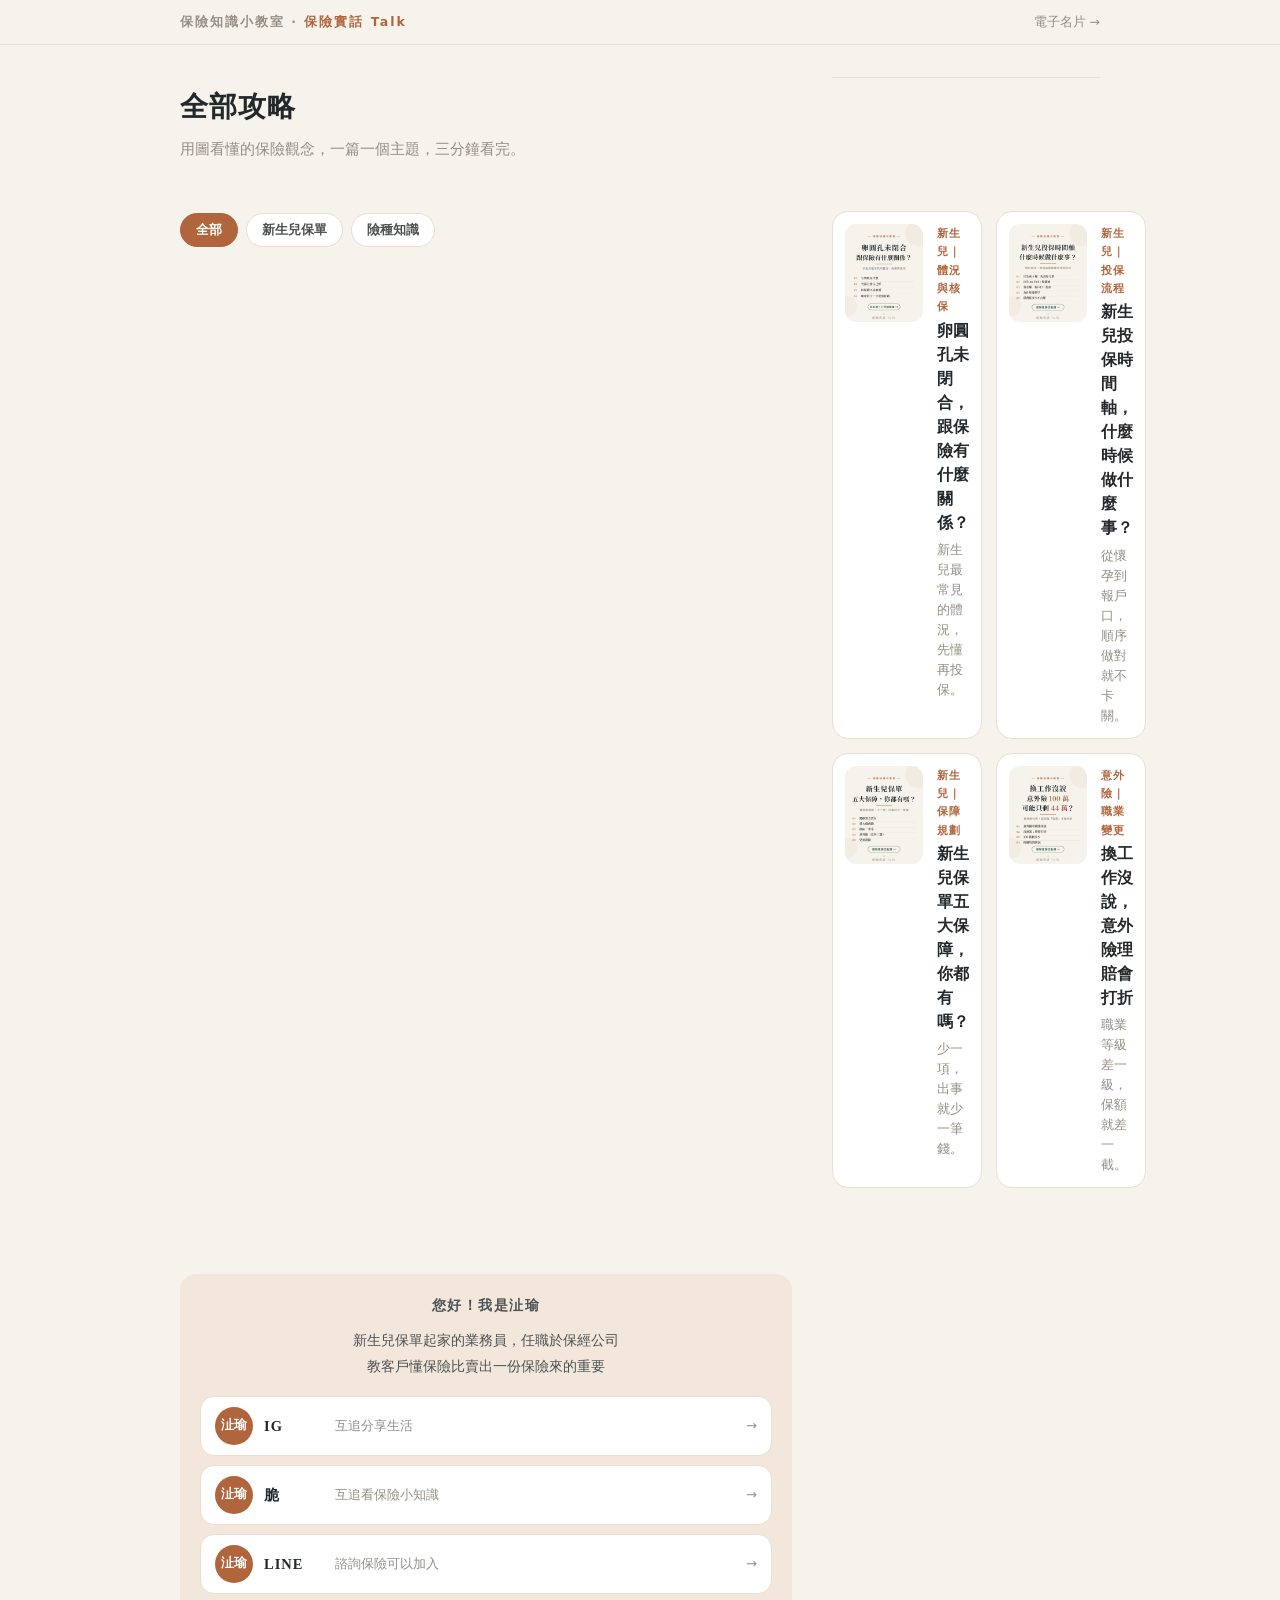
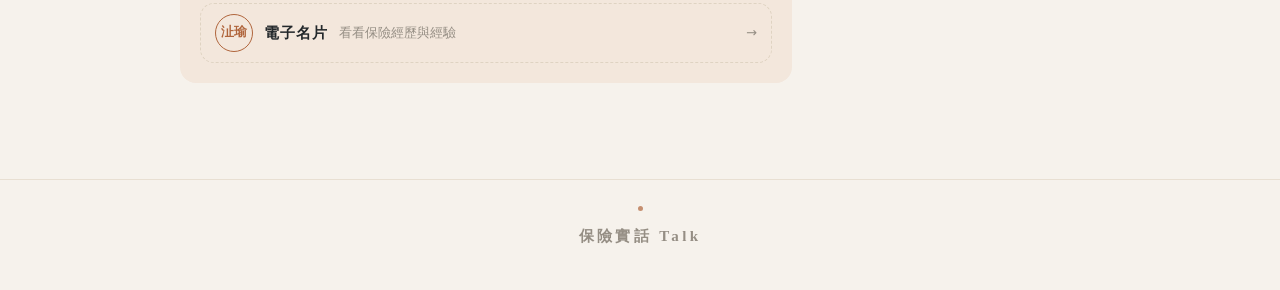
<file: index.html>
<!DOCTYPE html>
<html lang="zh-Hant">
<head>
<meta charset="utf-8">
<meta name="viewport" content="width=device-width,initial-scale=1">
<title>保險知識小教室｜全部攻略</title>
<meta name="description" content="新生兒投保攻略整理">
<meta property="og:site_name" content="保險實話 Talk">
<meta property="og:title" content="保險實話 Talk">
<meta property="og:description" content="新生兒投保攻略整理">
<meta property="og:type" content="website">
<meta property="og:url" content="https://yuzisu.vercel.app/">
<meta name="twitter:card" content="summary_large_image">
<meta property="og:image" content="https://yuzisu.vercel.app/og15.png">
<link rel="stylesheet" href="/style.css">
</head>
<body>
<div class="top"><div class="top-in">
<div class="brand"><span class="pre">保險知識小教室 · </span><b>保險實話 Talk</b></div>
<a class="back" href="/card.html">電子名片 →</a>
</div></div>

<div class="wrap">
<div class="hero">
<h1>全部攻略</h1>
<p>用圖看懂的保險觀念，一篇一個主題，三分鐘看完。</p>
</div>
<div class="rule"></div>

<div class="chips">
  <button class="chip on" data-cat="all" type="button">全部</button>
  <button class="chip" data-cat="新生兒保單" type="button">新生兒保單</button>
  <button class="chip" data-cat="險種知識" type="button">險種知識</button>
</div>

<div class="grid">
  <a class="card" data-cat="新生兒保單" href="/newborn-pfo/">
    <span class="th"><img src="/newborn-pfo/img/01.jpg" alt="" loading="lazy"></span>
    <span><span class="k">新生兒｜體況與核保</span>
    <span class="t">卵圓孔未閉合，跟保險有什麼關係？</span>
    <span class="d">新生兒最常見的體況，先懂再投保。</span></span>
  </a>
  <a class="card" data-cat="新生兒保單" href="/newborn-timeline/">
    <span class="th"><img src="/newborn-timeline/img/01.jpg" alt="" loading="lazy"></span>
    <span><span class="k">新生兒｜投保流程</span>
    <span class="t">新生兒投保時間軸，什麼時候做什麼事？</span>
    <span class="d">從懷孕到報戶口，順序做對就不卡關。</span></span>
  </a>
  <a class="card" data-cat="新生兒保單" href="/newborn-coverage/">
    <span class="th"><img src="/newborn-coverage/img/01.jpg" alt="" loading="lazy"></span>
    <span><span class="k">新生兒｜保障規劃</span>
    <span class="t">新生兒保單五大保障，你都有嗎？</span>
    <span class="d">少一項，出事就少一筆錢。</span></span>
  </a>
  <a class="card" data-cat="險種知識" href="/job-change/">
    <span class="th"><img src="/job-change/img/01.jpg" alt="" loading="lazy"></span>
    <span><span class="k">意外險｜職業變更</span>
    <span class="t">換工作沒說，意外險理賠會打折</span>
    <span class="d">職業等級差一級，保額就差一截。</span></span>
  </a>
</div>
</div>


<div class="wrap">
  <div class="box author">
    <p class="au-hi">您好！我是沚瑜</p>
    <p class="au-b">新生兒保單起家的業務員，任職於保經公司<br>教客戶懂保險比賣出一份保險來的重要</p>
    <div class="au-links">
      <a class="au-link" href="https://www.instagram.com/yuzi___su/" target="_blank" rel="noopener">
        <span class="av">沚瑜</span><span class="p">IG</span><span class="c">互追分享生活</span><span class="ar">→</span></a>
      <a class="au-link" href="https://www.threads.com/@yuzi__su" target="_blank" rel="noopener">
        <span class="av">沚瑜</span><span class="p">脆</span><span class="c">互追看保險小知識</span><span class="ar">→</span></a>
      <a class="au-link" href="https://line.me/ti/p/Q0mw4pX2gT" target="_blank" rel="noopener">
        <span class="av">沚瑜</span><span class="p">LINE</span><span class="c">諮詢保險可以加入</span><span class="ar">→</span></a>
      <a class="au-link soft" href="/card.html">
        <span class="av ghost">沚瑜</span><span class="p">電子名片</span><span class="c">看看保險經歷與經驗</span><span class="ar">→</span></a>
    </div>
  </div>
</div>

<div class="foot">
<div class="dot"></div>
<div class="sig">保險實話 Talk</div>
</div>
<script src="/share.js"></script>
</body>
</html>
</file>
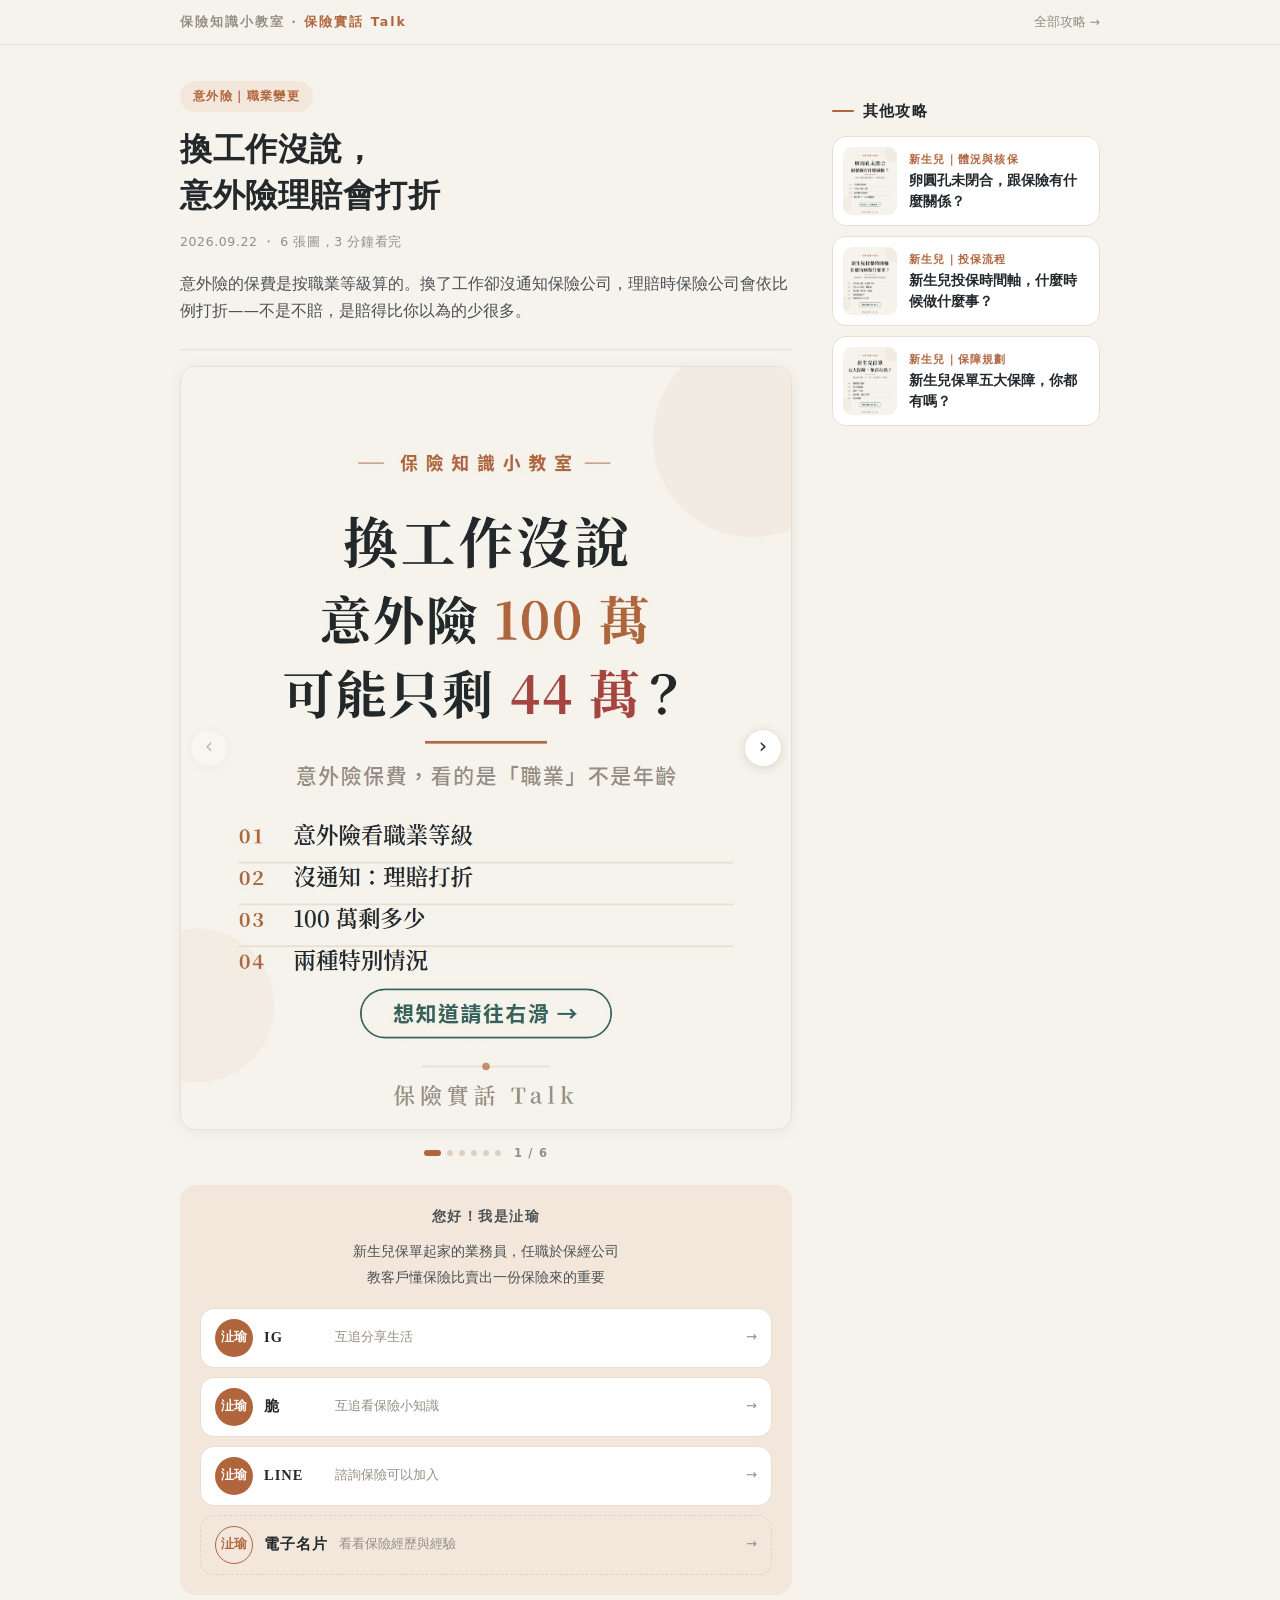
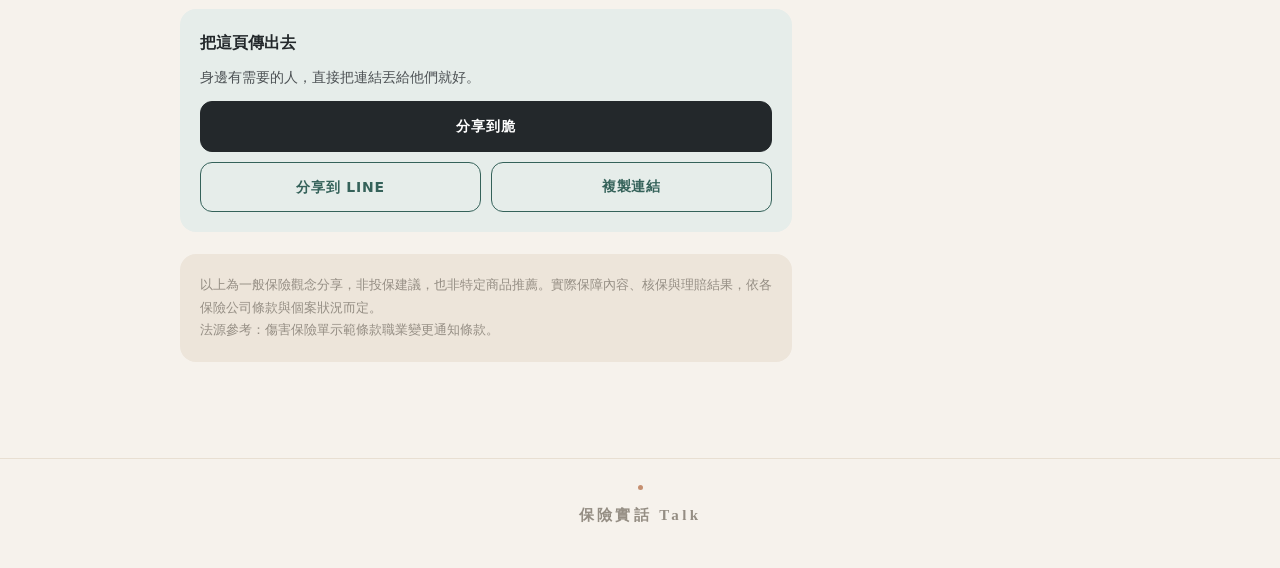
<file: job-change/index.html>
<!DOCTYPE html>
<html lang="zh-Hant">
<head>
<meta charset="utf-8">
<meta name="viewport" content="width=device-width,initial-scale=1">
<title>換工作沒說，意外險理賠會打折｜保險知識小教室</title>
<meta name="description" content="職業等級差一級，保額就差一截。">
<meta property="og:title" content="換工作沒說，意外險理賠會打折">
<meta property="og:description" content="職業等級差一級，保額就差一截。">
<meta property="og:image" content="https://yuzisu.vercel.app/job-change/img/01.jpg">
<meta property="og:type" content="article">
<link rel="stylesheet" href="/style.css">
</head>
<body>

<div class="top"><div class="top-in">
  <div class="brand"><span class="pre">保險知識小教室 · </span><b>保險實話 Talk</b></div>
  <a class="back" href="/">全部攻略 →</a>
</div></div>

<div class="wrap">
<main>
  <span class="tag">意外險｜職業變更</span>
  <h1>換工作沒說，<br>意外險理賠會打折</h1>
  <div class="meta">2026.09.22 ・ 6 張圖，3 分鐘看完</div>
  <p class="lead">意外險的保費是按職業等級算的。換了工作卻沒通知保險公司，理賠時保險公司會依比例打折——不是不賠，是賠得比你以為的少很多。</p>
  <div class="rule"></div>

  <div class="deck">
    <div class="track" id="track">
      <img src="img/01.jpg" alt="換工作沒說，意外險理賠會打折 第 1 張" width="1080" height="1350">
      <img src="img/02.jpg" alt="換工作沒說，意外險理賠會打折 第 2 張" width="1080" height="1350" loading="lazy">
      <img src="img/03.jpg" alt="換工作沒說，意外險理賠會打折 第 3 張" width="1080" height="1350" loading="lazy">
      <img src="img/04.jpg" alt="換工作沒說，意外險理賠會打折 第 4 張" width="1080" height="1350" loading="lazy">
      <img src="img/05.jpg" alt="換工作沒說，意外險理賠會打折 第 5 張" width="1080" height="1350" loading="lazy">
      <img src="img/06.jpg" alt="換工作沒說，意外險理賠會打折 第 6 張" width="1080" height="1350" loading="lazy">
    </div>
    <button class="nav prev" id="prev" aria-label="上一張">‹</button>
    <button class="nav next" id="next" aria-label="下一張">›</button>
  </div>
  <div class="deckbar"><span class="dots" id="dots"></span><span class="count" id="count"></span></div>
  <p class="swipehint">← 左右滑動　·　點圖可放大 →</p>

  <div class="box author">
    <p class="au-hi">您好！我是沚瑜</p>
    <p class="au-b">新生兒保單起家的業務員，任職於保經公司<br>教客戶懂保險比賣出一份保險來的重要</p>
    <div class="au-links">
      <a class="au-link" href="https://www.instagram.com/yuzi___su/" target="_blank" rel="noopener">
        <span class="av">沚瑜</span><span class="p">IG</span><span class="c">互追分享生活</span><span class="ar">→</span></a>
      <a class="au-link" href="https://www.threads.com/@yuzi__su" target="_blank" rel="noopener">
        <span class="av">沚瑜</span><span class="p">脆</span><span class="c">互追看保險小知識</span><span class="ar">→</span></a>
      <a class="au-link" href="https://line.me/ti/p/Q0mw4pX2gT" target="_blank" rel="noopener">
        <span class="av">沚瑜</span><span class="p">LINE</span><span class="c">諮詢保險可以加入</span><span class="ar">→</span></a>
      <a class="au-link soft" href="/card.html">
        <span class="av ghost">沚瑜</span><span class="p">電子名片</span><span class="c">看看保險經歷與經驗</span><span class="ar">→</span></a>
    </div>
  </div>
  <div class="box share">
    <h3>把這頁傳出去</h3>
    <p>身邊有需要的人，直接把連結丟給他們就好。</p>
    <div class="btns">
      <a class="btn dark wide" id="threads" target="_blank" rel="noopener">分享到脆</a>
      <a class="btn" id="line" target="_blank" rel="noopener">分享到 LINE</a>
      <button class="btn" id="copy">複製連結</button>
    </div>
  </div>

  <div class="box disc">
    <p>以上為一般保險觀念分享，非投保建議，也非特定商品推薦。實際保障內容、核保與理賠結果，依各保險公司條款與個案狀況而定。<br>法源參考：傷害保險單示範條款職業變更通知條款。</p>
  </div>
</main>

<aside class="side">
  <h2>其他攻略</h2>
  <div class="list">
    <a class="item" href="/newborn-pfo/">
      <span class="th"><img src="/newborn-pfo/img/01.jpg" alt="" loading="lazy"></span>
      <span class="tx"><span class="k">新生兒｜體況與核保</span><span class="t">卵圓孔未閉合，跟保險有什麼關係？</span></span>
    </a>
    <a class="item" href="/newborn-timeline/">
      <span class="th"><img src="/newborn-timeline/img/01.jpg" alt="" loading="lazy"></span>
      <span class="tx"><span class="k">新生兒｜投保流程</span><span class="t">新生兒投保時間軸，什麼時候做什麼事？</span></span>
    </a>
    <a class="item" href="/newborn-coverage/">
      <span class="th"><img src="/newborn-coverage/img/01.jpg" alt="" loading="lazy"></span>
      <span class="tx"><span class="k">新生兒｜保障規劃</span><span class="t">新生兒保單五大保障，你都有嗎？</span></span>
    </a>
  </div>
</aside>
</div>

<div class="foot">
  <div class="dot"></div>
  <div class="sig">保險實話 Talk</div>
</div>

<div class="toast" id="toast">連結已複製</div>
<script src="/share.js"></script>
</body>
</html>
</file>
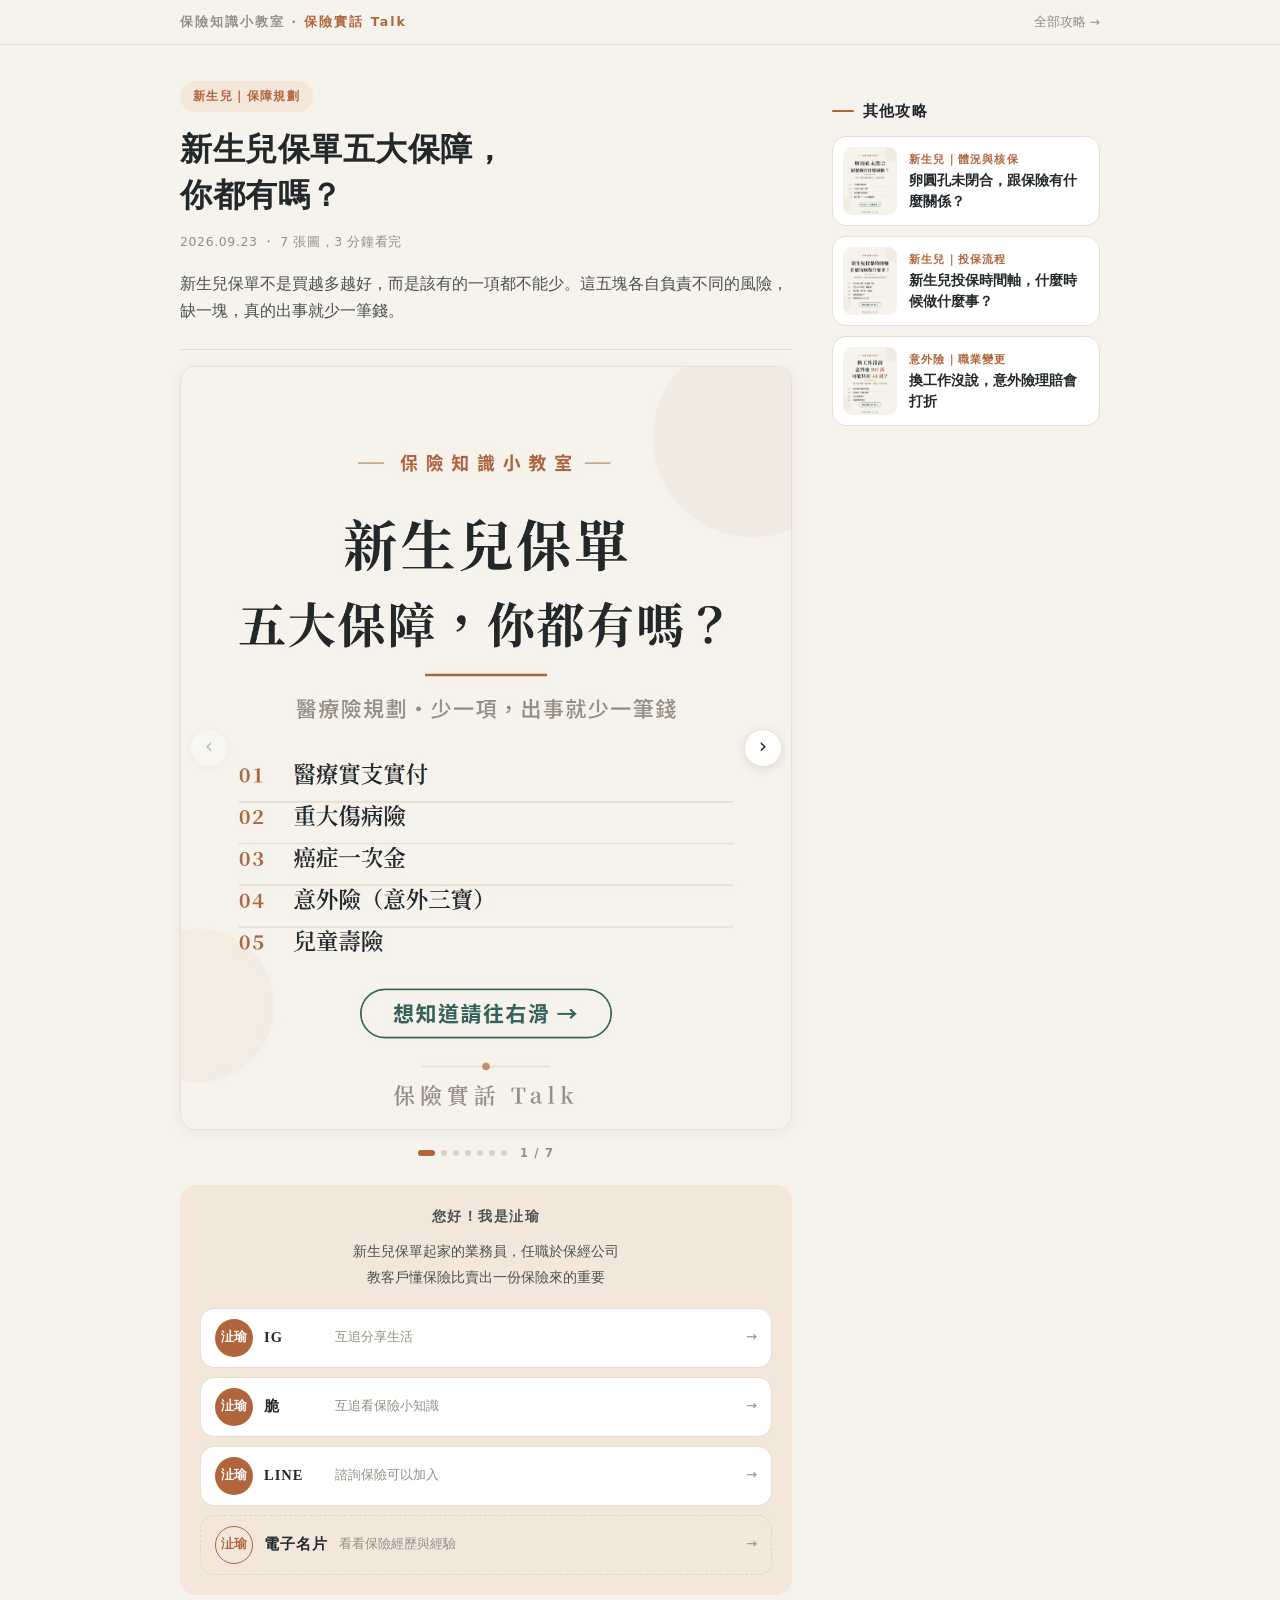
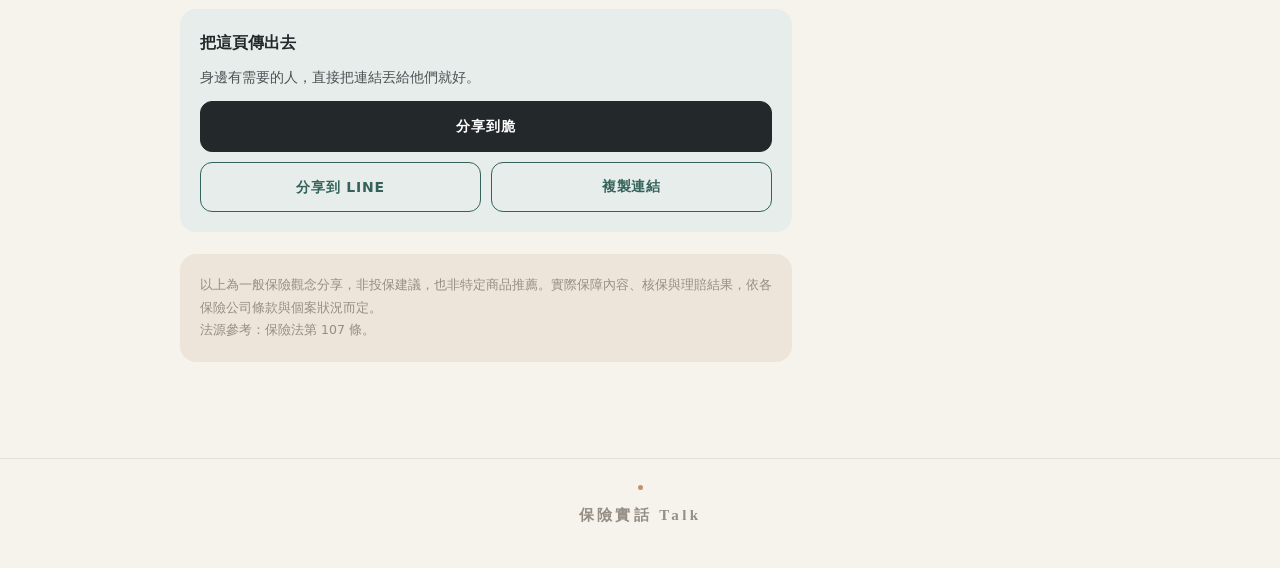
<file: newborn-coverage/index.html>
<!DOCTYPE html>
<html lang="zh-Hant">
<head>
<meta charset="utf-8">
<meta name="viewport" content="width=device-width,initial-scale=1">
<title>新生兒保單五大保障，你都有嗎？｜保險知識小教室</title>
<meta name="description" content="少一項，出事就少一筆錢。">
<meta property="og:title" content="新生兒保單五大保障，你都有嗎？">
<meta property="og:description" content="少一項，出事就少一筆錢。">
<meta property="og:image" content="https://yuzisu.vercel.app/newborn-coverage/img/01.jpg">
<meta property="og:type" content="article">
<link rel="stylesheet" href="/style.css">
</head>
<body>

<div class="top"><div class="top-in">
  <div class="brand"><span class="pre">保險知識小教室 · </span><b>保險實話 Talk</b></div>
  <a class="back" href="/">全部攻略 →</a>
</div></div>

<div class="wrap">
<main>
  <span class="tag">新生兒｜保障規劃</span>
  <h1>新生兒保單五大保障，<br>你都有嗎？</h1>
  <div class="meta">2026.09.23 ・ 7 張圖，3 分鐘看完</div>
  <p class="lead">新生兒保單不是買越多越好，而是該有的一項都不能少。這五塊各自負責不同的風險，缺一塊，真的出事就少一筆錢。</p>
  <div class="rule"></div>

  <div class="deck">
    <div class="track" id="track">
      <img src="img/01.jpg" alt="新生兒保單五大保障，你都有嗎？ 第 1 張" width="1080" height="1350">
      <img src="img/02.jpg" alt="新生兒保單五大保障，你都有嗎？ 第 2 張" width="1080" height="1350" loading="lazy">
      <img src="img/03.jpg" alt="新生兒保單五大保障，你都有嗎？ 第 3 張" width="1080" height="1350" loading="lazy">
      <img src="img/04.jpg" alt="新生兒保單五大保障，你都有嗎？ 第 4 張" width="1080" height="1350" loading="lazy">
      <img src="img/05.jpg" alt="新生兒保單五大保障，你都有嗎？ 第 5 張" width="1080" height="1350" loading="lazy">
      <img src="img/06.jpg" alt="新生兒保單五大保障，你都有嗎？ 第 6 張" width="1080" height="1350" loading="lazy">
      <img src="img/07.jpg" alt="新生兒保單五大保障，你都有嗎？ 第 7 張" width="1080" height="1350" loading="lazy">
    </div>
    <button class="nav prev" id="prev" aria-label="上一張">‹</button>
    <button class="nav next" id="next" aria-label="下一張">›</button>
  </div>
  <div class="deckbar"><span class="dots" id="dots"></span><span class="count" id="count"></span></div>
  <p class="swipehint">← 左右滑動　·　點圖可放大 →</p>

  <div class="box author">
    <p class="au-hi">您好！我是沚瑜</p>
    <p class="au-b">新生兒保單起家的業務員，任職於保經公司<br>教客戶懂保險比賣出一份保險來的重要</p>
    <div class="au-links">
      <a class="au-link" href="https://www.instagram.com/yuzi___su/" target="_blank" rel="noopener">
        <span class="av">沚瑜</span><span class="p">IG</span><span class="c">互追分享生活</span><span class="ar">→</span></a>
      <a class="au-link" href="https://www.threads.com/@yuzi__su" target="_blank" rel="noopener">
        <span class="av">沚瑜</span><span class="p">脆</span><span class="c">互追看保險小知識</span><span class="ar">→</span></a>
      <a class="au-link" href="https://line.me/ti/p/Q0mw4pX2gT" target="_blank" rel="noopener">
        <span class="av">沚瑜</span><span class="p">LINE</span><span class="c">諮詢保險可以加入</span><span class="ar">→</span></a>
      <a class="au-link soft" href="/card.html">
        <span class="av ghost">沚瑜</span><span class="p">電子名片</span><span class="c">看看保險經歷與經驗</span><span class="ar">→</span></a>
    </div>
  </div>
  <div class="box share">
    <h3>把這頁傳出去</h3>
    <p>身邊有需要的人，直接把連結丟給他們就好。</p>
    <div class="btns">
      <a class="btn dark wide" id="threads" target="_blank" rel="noopener">分享到脆</a>
      <a class="btn" id="line" target="_blank" rel="noopener">分享到 LINE</a>
      <button class="btn" id="copy">複製連結</button>
    </div>
  </div>

  <div class="box disc">
    <p>以上為一般保險觀念分享，非投保建議，也非特定商品推薦。實際保障內容、核保與理賠結果，依各保險公司條款與個案狀況而定。<br>法源參考：保險法第 107 條。</p>
  </div>
</main>

<aside class="side">
  <h2>其他攻略</h2>
  <div class="list">
    <a class="item" href="/newborn-pfo/">
      <span class="th"><img src="/newborn-pfo/img/01.jpg" alt="" loading="lazy"></span>
      <span class="tx"><span class="k">新生兒｜體況與核保</span><span class="t">卵圓孔未閉合，跟保險有什麼關係？</span></span>
    </a>
    <a class="item" href="/newborn-timeline/">
      <span class="th"><img src="/newborn-timeline/img/01.jpg" alt="" loading="lazy"></span>
      <span class="tx"><span class="k">新生兒｜投保流程</span><span class="t">新生兒投保時間軸，什麼時候做什麼事？</span></span>
    </a>
    <a class="item" href="/job-change/">
      <span class="th"><img src="/job-change/img/01.jpg" alt="" loading="lazy"></span>
      <span class="tx"><span class="k">意外險｜職業變更</span><span class="t">換工作沒說，意外險理賠會打折</span></span>
    </a>
  </div>
</aside>
</div>

<div class="foot">
  <div class="dot"></div>
  <div class="sig">保險實話 Talk</div>
</div>

<div class="toast" id="toast">連結已複製</div>
<script src="/share.js"></script>
</body>
</html>
</file>
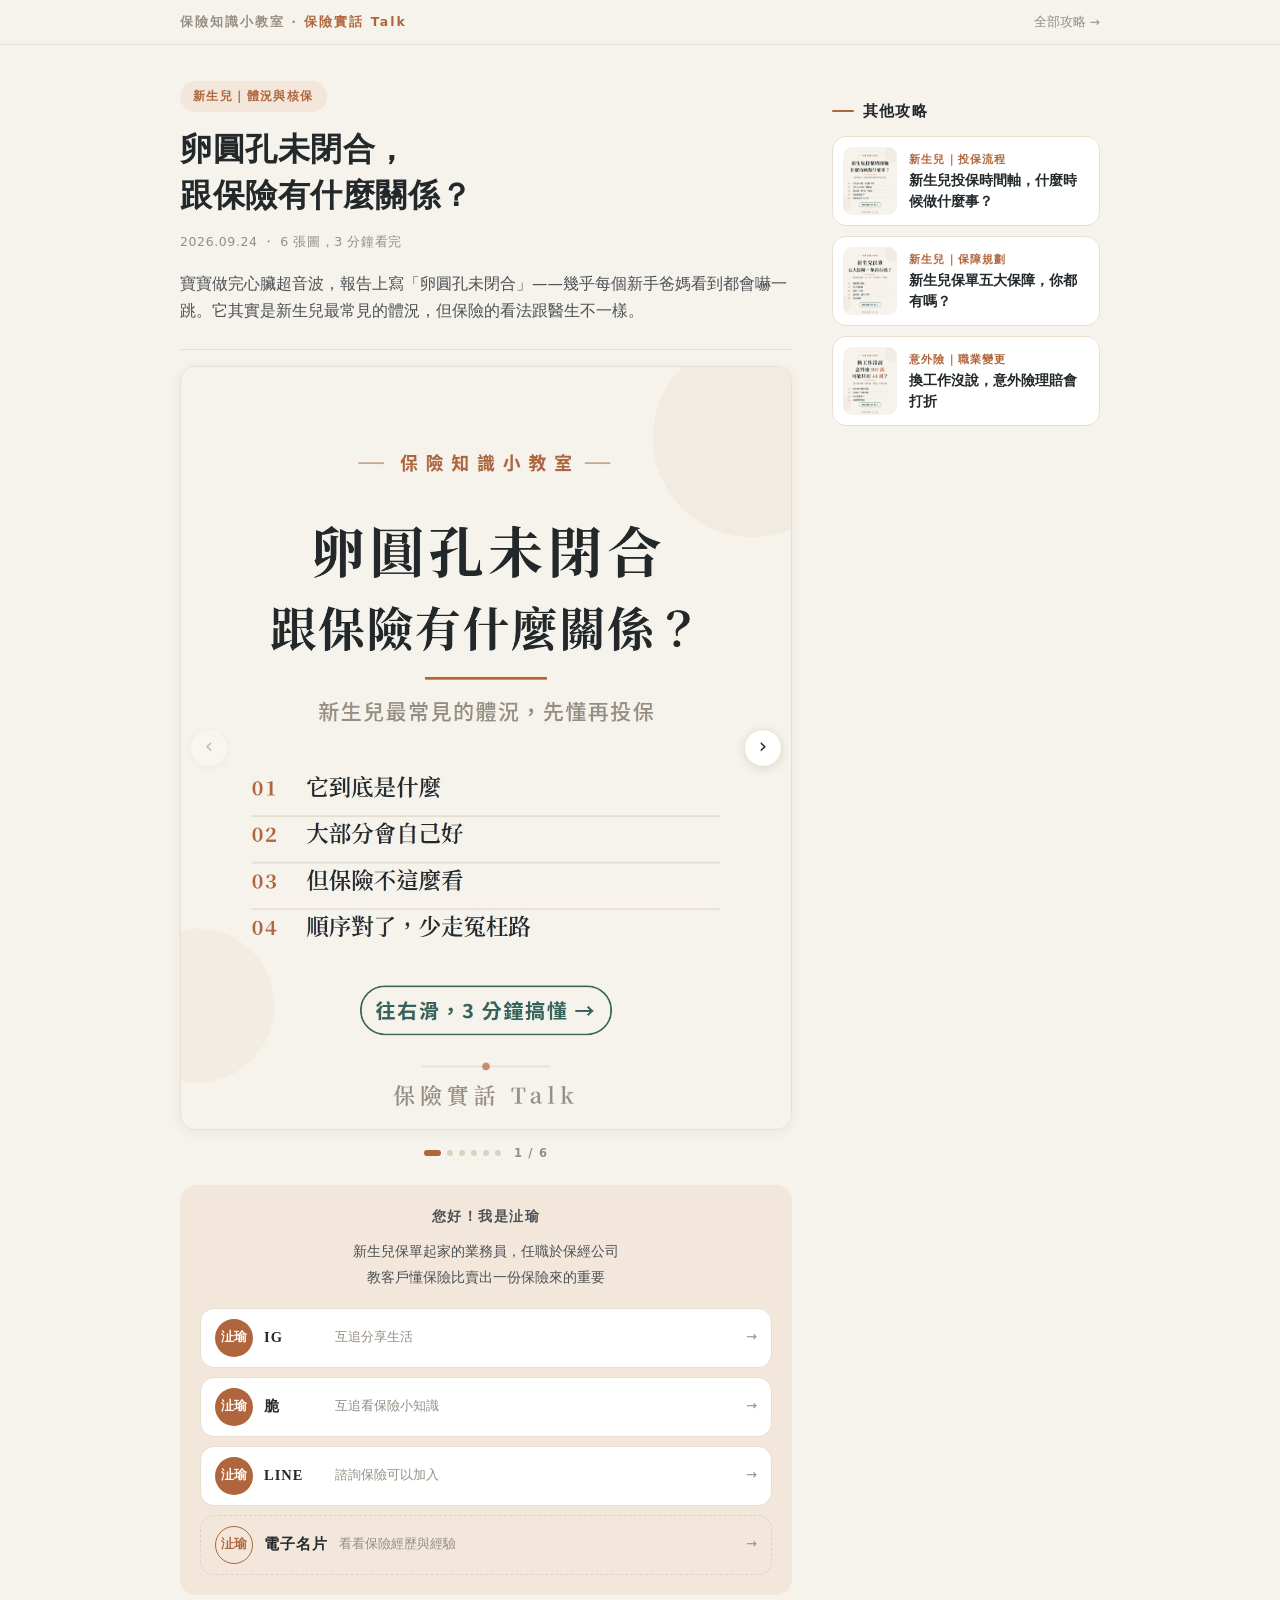
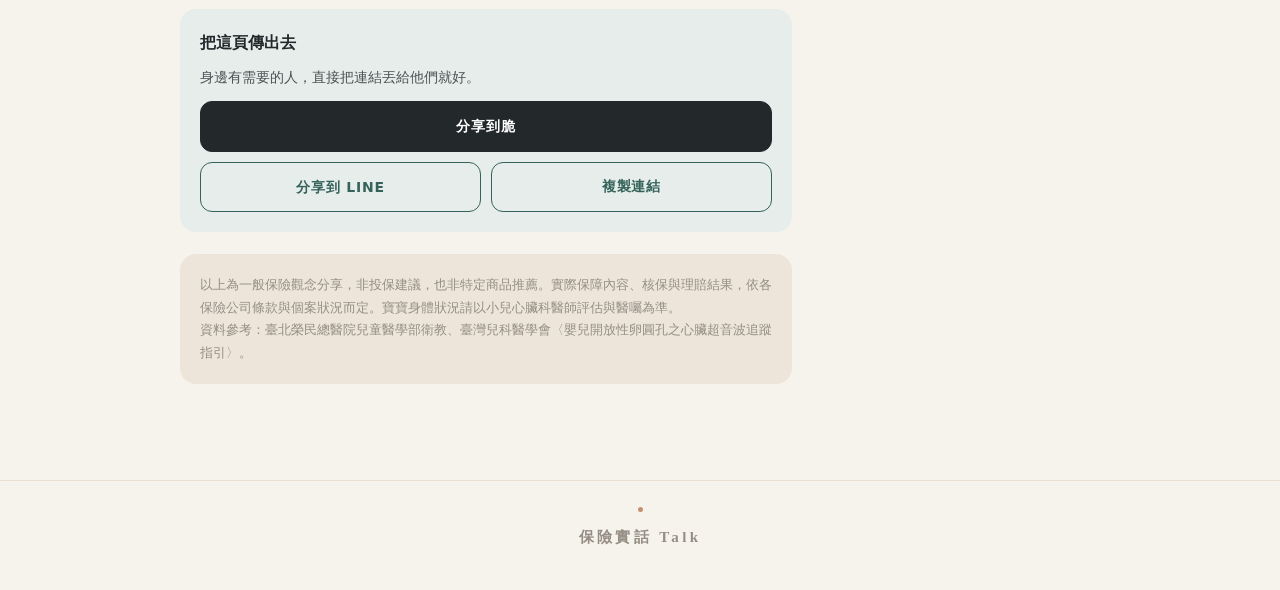
<file: newborn-pfo/index.html>
<!DOCTYPE html>
<html lang="zh-Hant">
<head>
<meta charset="utf-8">
<meta name="viewport" content="width=device-width,initial-scale=1">
<title>卵圓孔未閉合，跟保險有什麼關係？｜保險知識小教室</title>
<meta name="description" content="新生兒最常見的體況，先懂再投保。">
<meta property="og:title" content="卵圓孔未閉合，跟保險有什麼關係？">
<meta property="og:description" content="新生兒最常見的體況，先懂再投保。">
<meta property="og:image" content="https://yuzisu.vercel.app/newborn-pfo/img/01.jpg">
<meta property="og:type" content="article">
<link rel="stylesheet" href="/style.css">
</head>
<body>

<div class="top"><div class="top-in">
  <div class="brand"><span class="pre">保險知識小教室 · </span><b>保險實話 Talk</b></div>
  <a class="back" href="/">全部攻略 →</a>
</div></div>

<div class="wrap">
<main>
  <span class="tag">新生兒｜體況與核保</span>
  <h1>卵圓孔未閉合，<br>跟保險有什麼關係？</h1>
  <div class="meta">2026.09.24 ・ 6 張圖，3 分鐘看完</div>
  <p class="lead">寶寶做完心臟超音波，報告上寫「卵圓孔未閉合」——幾乎每個新手爸媽看到都會嚇一跳。它其實是新生兒最常見的體況，但保險的看法跟醫生不一樣。</p>
  <div class="rule"></div>

  <div class="deck">
    <div class="track" id="track">
      <img src="img/01.jpg" alt="卵圓孔未閉合，跟保險有什麼關係？ 第 1 張" width="1080" height="1350">
      <img src="img/02.jpg" alt="卵圓孔未閉合，跟保險有什麼關係？ 第 2 張" width="1080" height="1350" loading="lazy">
      <img src="img/03.jpg" alt="卵圓孔未閉合，跟保險有什麼關係？ 第 3 張" width="1080" height="1350" loading="lazy">
      <img src="img/04.jpg" alt="卵圓孔未閉合，跟保險有什麼關係？ 第 4 張" width="1080" height="1350" loading="lazy">
      <img src="img/05.jpg" alt="卵圓孔未閉合，跟保險有什麼關係？ 第 5 張" width="1080" height="1350" loading="lazy">
      <img src="img/06.jpg" alt="卵圓孔未閉合，跟保險有什麼關係？ 第 6 張" width="1080" height="1350" loading="lazy">
    </div>
    <button class="nav prev" id="prev" aria-label="上一張">‹</button>
    <button class="nav next" id="next" aria-label="下一張">›</button>
  </div>
  <div class="deckbar"><span class="dots" id="dots"></span><span class="count" id="count"></span></div>
  <p class="swipehint">← 左右滑動　·　點圖可放大 →</p>

  <div class="box author">
    <p class="au-hi">您好！我是沚瑜</p>
    <p class="au-b">新生兒保單起家的業務員，任職於保經公司<br>教客戶懂保險比賣出一份保險來的重要</p>
    <div class="au-links">
      <a class="au-link" href="https://www.instagram.com/yuzi___su/" target="_blank" rel="noopener">
        <span class="av">沚瑜</span><span class="p">IG</span><span class="c">互追分享生活</span><span class="ar">→</span></a>
      <a class="au-link" href="https://www.threads.com/@yuzi__su" target="_blank" rel="noopener">
        <span class="av">沚瑜</span><span class="p">脆</span><span class="c">互追看保險小知識</span><span class="ar">→</span></a>
      <a class="au-link" href="https://line.me/ti/p/Q0mw4pX2gT" target="_blank" rel="noopener">
        <span class="av">沚瑜</span><span class="p">LINE</span><span class="c">諮詢保險可以加入</span><span class="ar">→</span></a>
      <a class="au-link soft" href="/card.html">
        <span class="av ghost">沚瑜</span><span class="p">電子名片</span><span class="c">看看保險經歷與經驗</span><span class="ar">→</span></a>
    </div>
  </div>
  <div class="box share">
    <h3>把這頁傳出去</h3>
    <p>身邊有需要的人，直接把連結丟給他們就好。</p>
    <div class="btns">
      <a class="btn dark wide" id="threads" target="_blank" rel="noopener">分享到脆</a>
      <a class="btn" id="line" target="_blank" rel="noopener">分享到 LINE</a>
      <button class="btn" id="copy">複製連結</button>
    </div>
  </div>

  <div class="box disc">
    <p>以上為一般保險觀念分享，非投保建議，也非特定商品推薦。實際保障內容、核保與理賠結果，依各保險公司條款與個案狀況而定。寶寶身體狀況請以小兒心臟科醫師評估與醫囑為準。<br>資料參考：臺北榮民總醫院兒童醫學部衛教、臺灣兒科醫學會〈嬰兒開放性卵圓孔之心臟超音波追蹤指引〉。</p>
  </div>
</main>

<aside class="side">
  <h2>其他攻略</h2>
  <div class="list">
    <a class="item" href="/newborn-timeline/">
      <span class="th"><img src="/newborn-timeline/img/01.jpg" alt="" loading="lazy"></span>
      <span class="tx"><span class="k">新生兒｜投保流程</span><span class="t">新生兒投保時間軸，什麼時候做什麼事？</span></span>
    </a>
    <a class="item" href="/newborn-coverage/">
      <span class="th"><img src="/newborn-coverage/img/01.jpg" alt="" loading="lazy"></span>
      <span class="tx"><span class="k">新生兒｜保障規劃</span><span class="t">新生兒保單五大保障，你都有嗎？</span></span>
    </a>
    <a class="item" href="/job-change/">
      <span class="th"><img src="/job-change/img/01.jpg" alt="" loading="lazy"></span>
      <span class="tx"><span class="k">意外險｜職業變更</span><span class="t">換工作沒說，意外險理賠會打折</span></span>
    </a>
  </div>
</aside>
</div>

<div class="foot">
  <div class="dot"></div>
  <div class="sig">保險實話 Talk</div>
</div>

<div class="toast" id="toast">連結已複製</div>
<script src="/share.js"></script>
</body>
</html>
</file>
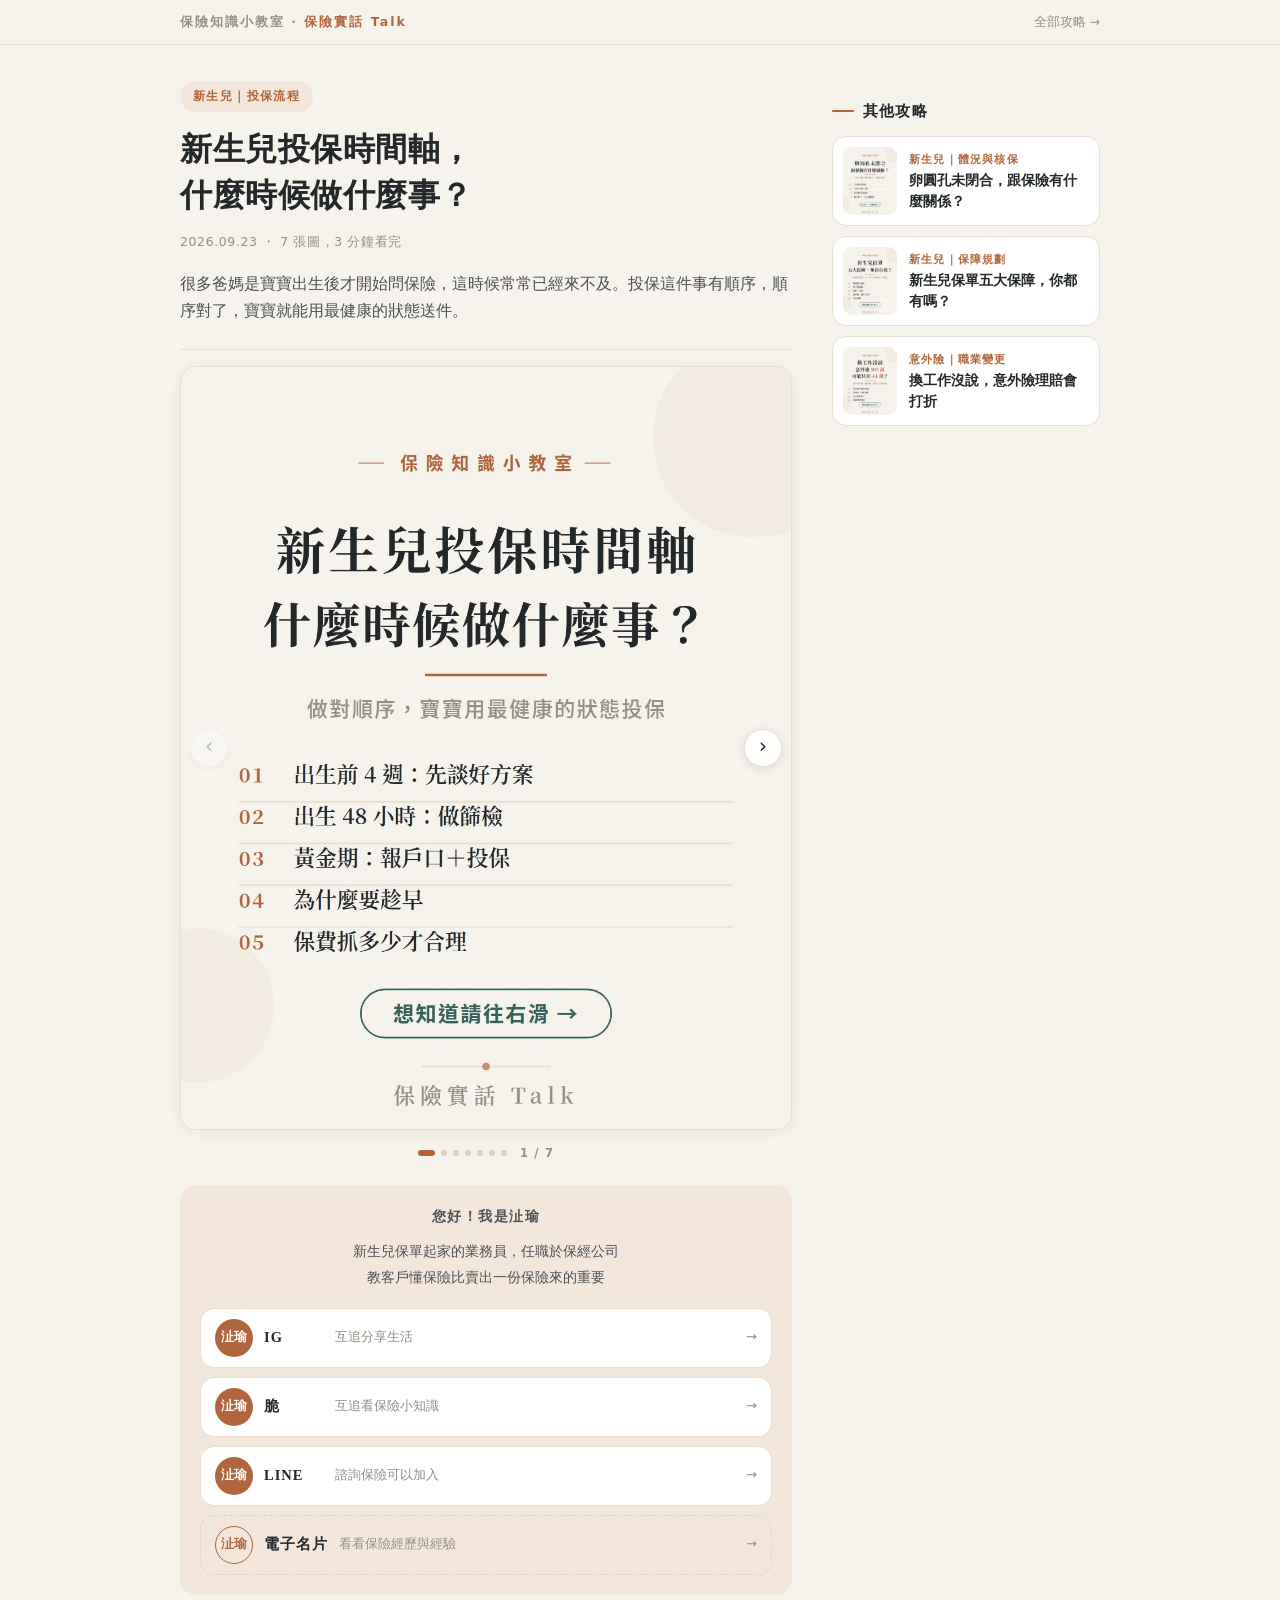
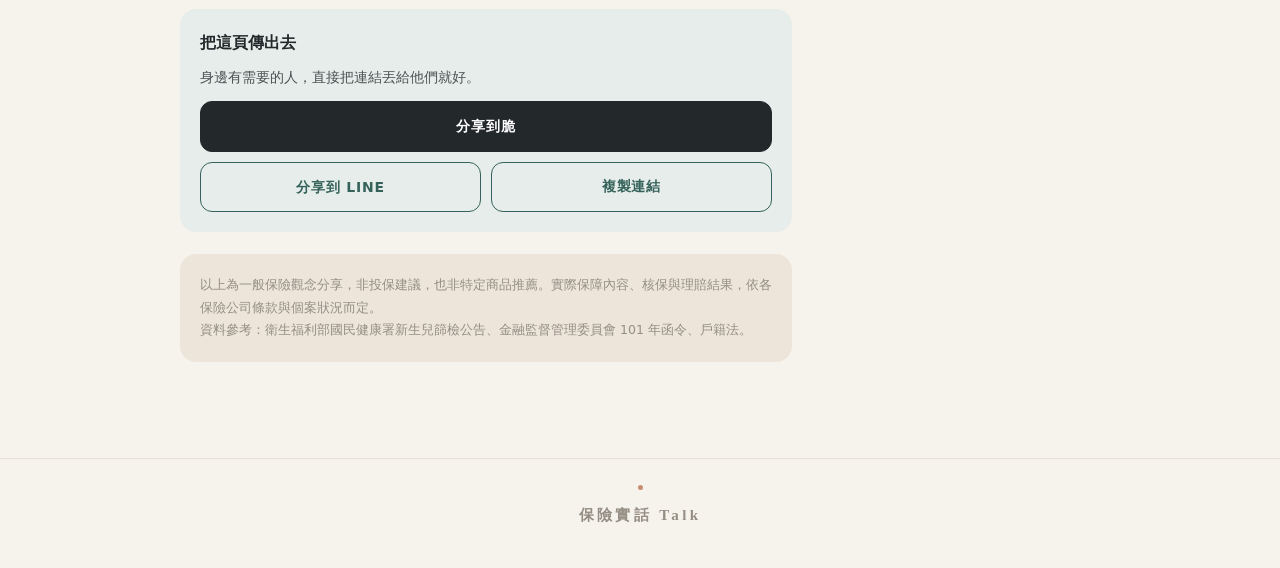
<file: newborn-timeline/index.html>
<!DOCTYPE html>
<html lang="zh-Hant">
<head>
<meta charset="utf-8">
<meta name="viewport" content="width=device-width,initial-scale=1">
<title>新生兒投保時間軸，什麼時候做什麼事？｜保險知識小教室</title>
<meta name="description" content="從懷孕到報戶口，順序做對就不卡關。">
<meta property="og:title" content="新生兒投保時間軸，什麼時候做什麼事？">
<meta property="og:description" content="從懷孕到報戶口，順序做對就不卡關。">
<meta property="og:image" content="https://yuzisu.vercel.app/newborn-timeline/img/01.jpg">
<meta property="og:type" content="article">
<link rel="stylesheet" href="/style.css">
</head>
<body>

<div class="top"><div class="top-in">
  <div class="brand"><span class="pre">保險知識小教室 · </span><b>保險實話 Talk</b></div>
  <a class="back" href="/">全部攻略 →</a>
</div></div>

<div class="wrap">
<main>
  <span class="tag">新生兒｜投保流程</span>
  <h1>新生兒投保時間軸，<br>什麼時候做什麼事？</h1>
  <div class="meta">2026.09.23 ・ 7 張圖，3 分鐘看完</div>
  <p class="lead">很多爸媽是寶寶出生後才開始問保險，這時候常常已經來不及。投保這件事有順序，順序對了，寶寶就能用最健康的狀態送件。</p>
  <div class="rule"></div>

  <div class="deck">
    <div class="track" id="track">
      <img src="img/01.jpg" alt="新生兒投保時間軸，什麼時候做什麼事？ 第 1 張" width="1080" height="1350">
      <img src="img/02.jpg" alt="新生兒投保時間軸，什麼時候做什麼事？ 第 2 張" width="1080" height="1350" loading="lazy">
      <img src="img/03.jpg" alt="新生兒投保時間軸，什麼時候做什麼事？ 第 3 張" width="1080" height="1350" loading="lazy">
      <img src="img/04.jpg" alt="新生兒投保時間軸，什麼時候做什麼事？ 第 4 張" width="1080" height="1350" loading="lazy">
      <img src="img/05.jpg" alt="新生兒投保時間軸，什麼時候做什麼事？ 第 5 張" width="1080" height="1350" loading="lazy">
      <img src="img/06.jpg" alt="新生兒投保時間軸，什麼時候做什麼事？ 第 6 張" width="1080" height="1350" loading="lazy">
      <img src="img/07.jpg" alt="新生兒投保時間軸，什麼時候做什麼事？ 第 7 張" width="1080" height="1350" loading="lazy">
    </div>
    <button class="nav prev" id="prev" aria-label="上一張">‹</button>
    <button class="nav next" id="next" aria-label="下一張">›</button>
  </div>
  <div class="deckbar"><span class="dots" id="dots"></span><span class="count" id="count"></span></div>
  <p class="swipehint">← 左右滑動　·　點圖可放大 →</p>

  <div class="box author">
    <p class="au-hi">您好！我是沚瑜</p>
    <p class="au-b">新生兒保單起家的業務員，任職於保經公司<br>教客戶懂保險比賣出一份保險來的重要</p>
    <div class="au-links">
      <a class="au-link" href="https://www.instagram.com/yuzi___su/" target="_blank" rel="noopener">
        <span class="av">沚瑜</span><span class="p">IG</span><span class="c">互追分享生活</span><span class="ar">→</span></a>
      <a class="au-link" href="https://www.threads.com/@yuzi__su" target="_blank" rel="noopener">
        <span class="av">沚瑜</span><span class="p">脆</span><span class="c">互追看保險小知識</span><span class="ar">→</span></a>
      <a class="au-link" href="https://line.me/ti/p/Q0mw4pX2gT" target="_blank" rel="noopener">
        <span class="av">沚瑜</span><span class="p">LINE</span><span class="c">諮詢保險可以加入</span><span class="ar">→</span></a>
      <a class="au-link soft" href="/card.html">
        <span class="av ghost">沚瑜</span><span class="p">電子名片</span><span class="c">看看保險經歷與經驗</span><span class="ar">→</span></a>
    </div>
  </div>
  <div class="box share">
    <h3>把這頁傳出去</h3>
    <p>身邊有需要的人，直接把連結丟給他們就好。</p>
    <div class="btns">
      <a class="btn dark wide" id="threads" target="_blank" rel="noopener">分享到脆</a>
      <a class="btn" id="line" target="_blank" rel="noopener">分享到 LINE</a>
      <button class="btn" id="copy">複製連結</button>
    </div>
  </div>

  <div class="box disc">
    <p>以上為一般保險觀念分享，非投保建議，也非特定商品推薦。實際保障內容、核保與理賠結果，依各保險公司條款與個案狀況而定。<br>資料參考：衛生福利部國民健康署新生兒篩檢公告、金融監督管理委員會 101 年函令、戶籍法。</p>
  </div>
</main>

<aside class="side">
  <h2>其他攻略</h2>
  <div class="list">
    <a class="item" href="/newborn-pfo/">
      <span class="th"><img src="/newborn-pfo/img/01.jpg" alt="" loading="lazy"></span>
      <span class="tx"><span class="k">新生兒｜體況與核保</span><span class="t">卵圓孔未閉合，跟保險有什麼關係？</span></span>
    </a>
    <a class="item" href="/newborn-coverage/">
      <span class="th"><img src="/newborn-coverage/img/01.jpg" alt="" loading="lazy"></span>
      <span class="tx"><span class="k">新生兒｜保障規劃</span><span class="t">新生兒保單五大保障，你都有嗎？</span></span>
    </a>
    <a class="item" href="/job-change/">
      <span class="th"><img src="/job-change/img/01.jpg" alt="" loading="lazy"></span>
      <span class="tx"><span class="k">意外險｜職業變更</span><span class="t">換工作沒說，意外險理賠會打折</span></span>
    </a>
  </div>
</aside>
</div>

<div class="foot">
  <div class="dot"></div>
  <div class="sig">保險實話 Talk</div>
</div>

<div class="toast" id="toast">連結已複製</div>
<script src="/share.js"></script>
</body>
</html>
</file>
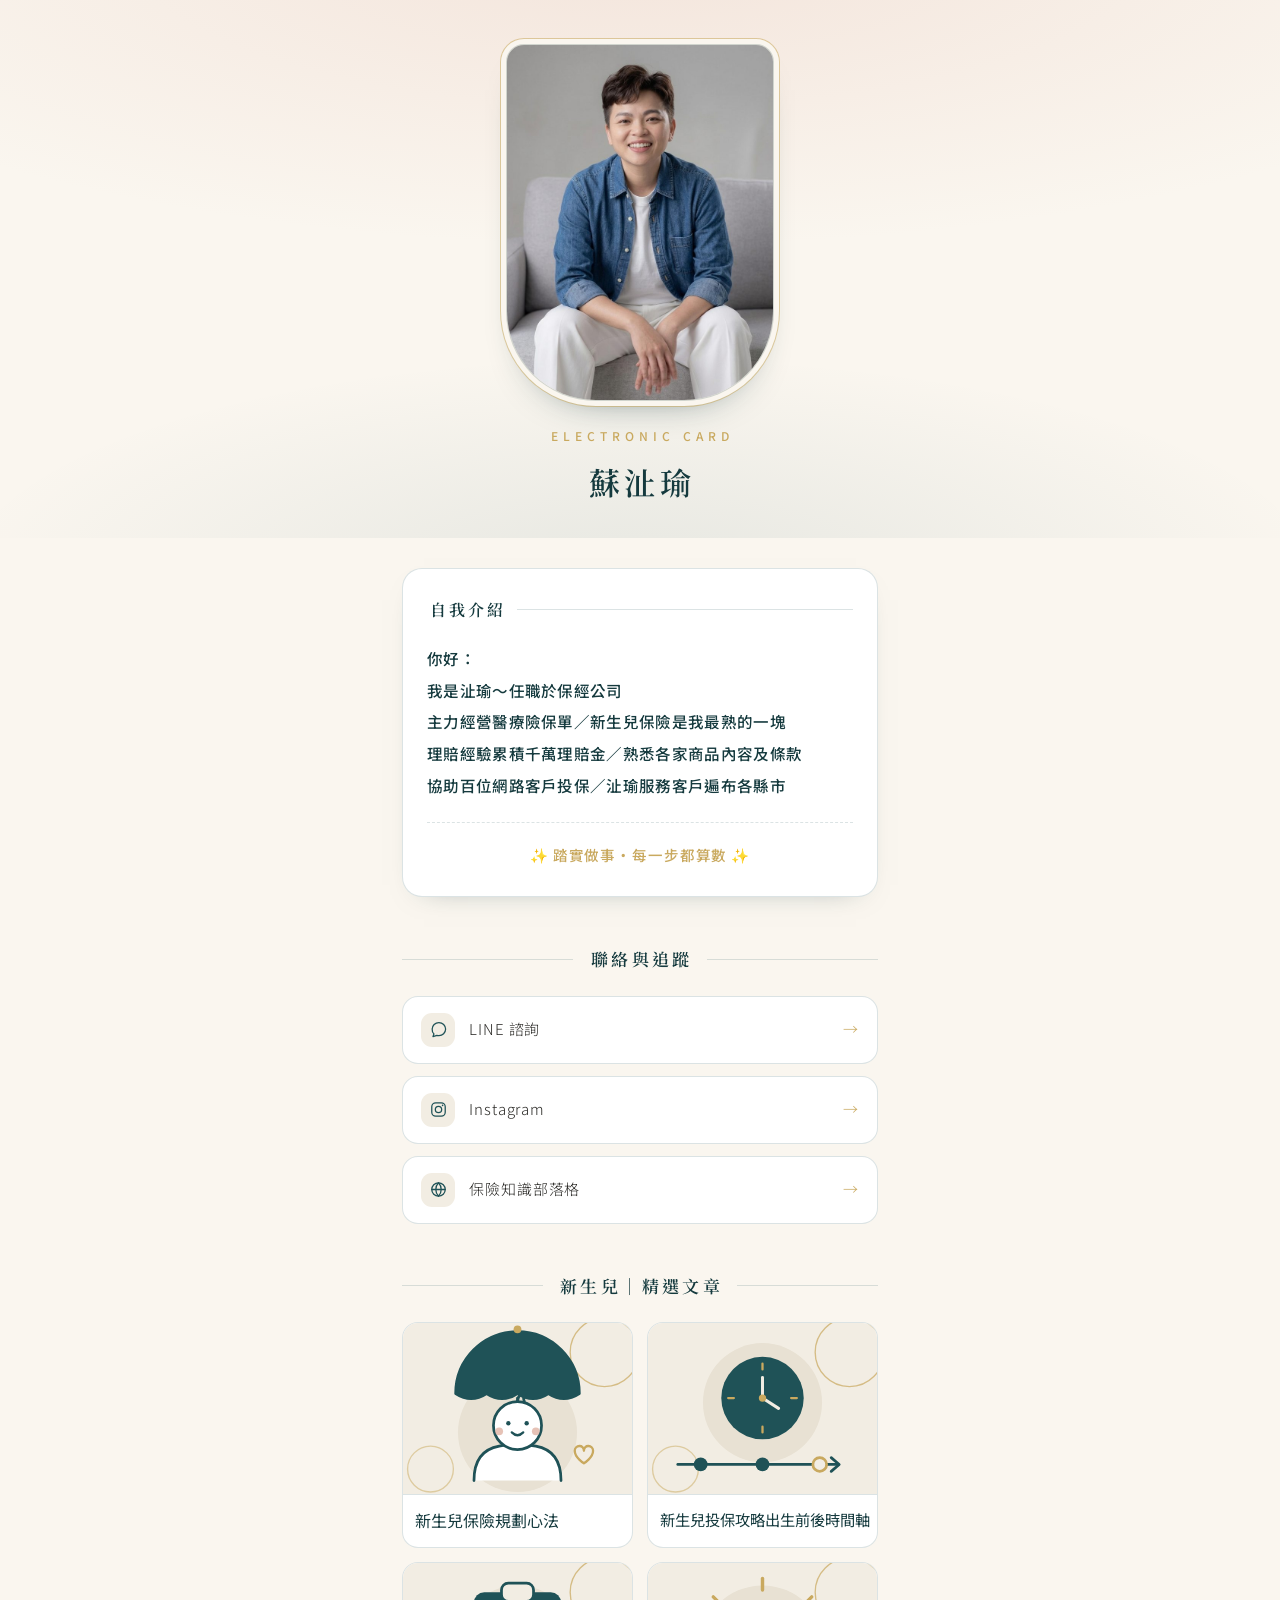
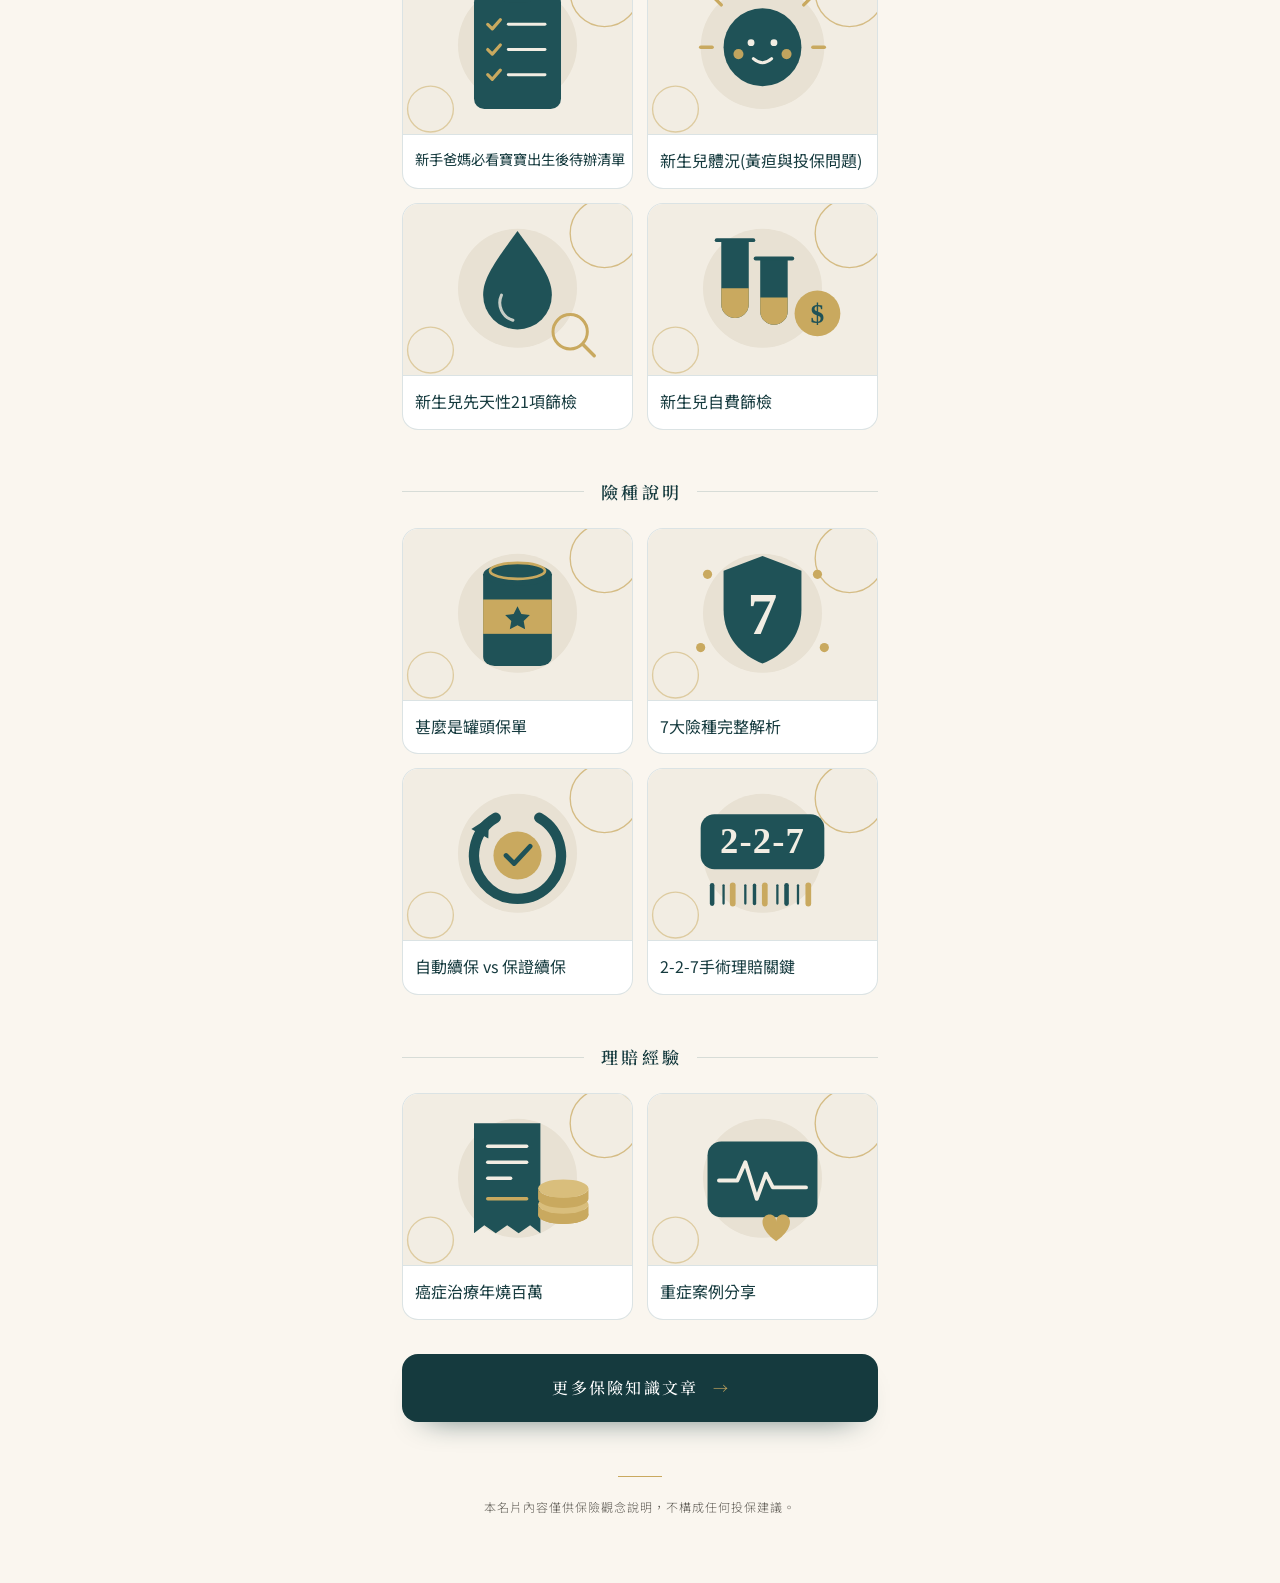
<file: card.html>
<!DOCTYPE html>
<html lang="zh-Hant">
<head>
<meta charset="UTF-8">
<meta name="viewport" content="width=device-width, initial-scale=1">
<title>蘇沚瑜 電子名片</title>
<meta name="description" content="蘇沚瑜｜新生兒保險．陪新手爸媽看懂寶寶的第一張保單">
<link rel="canonical" href="https://yuzisu.vercel.app/">
<meta property="og:type" content="profile">
<meta property="og:site_name" content="蘇沚瑜｜新生兒保險">
<meta property="og:title" content="新生兒保單攻略">
<meta property="og:description" content="陪新手爸媽，看懂寶寶的第一張保單">
<meta property="og:url" content="https://yuzisu.vercel.app/">
<meta property="og:image" content="https://yuzisu.vercel.app/og15.png">
<meta property="og:image:width" content="1200">
<meta property="og:image:height" content="420">
<meta name="twitter:card" content="summary_large_image">
<meta name="twitter:title" content="新生兒保單攻略">
<meta name="twitter:description" content="陪新手爸媽，看懂寶寶的第一張保單">
<meta name="twitter:image" content="https://yuzisu.vercel.app/og15.png">
<link rel="preconnect" href="https://fonts.googleapis.com">
<link rel="preconnect" href="https://fonts.gstatic.com" crossorigin>
<link href="https://fonts.googleapis.com/css2?family=Noto+Serif+TC:wght@400;600;700&family=Noto+Sans+TC:wght@300;400;500;700&display=swap" rel="stylesheet">
<style>
:root{
  --ivory:#FAF6EF;
  --ivory-2:#F2EDE3;
  --teal:#1F5257;
  --teal-deep:#153A3E;
  --gold:#C9A95F;
  --blush:#E4BCAE;
  --ink:#2B2A27;
  --ink-soft:#5E5B54;
  --line:rgba(31,82,87,.16);
}
*{box-sizing:border-box;margin:0;padding:0}
html{-webkit-text-size-adjust:100%}
body{
  background:var(--ivory);
  color:var(--ink);
  font-family:"Noto Sans TC",system-ui,sans-serif;
  font-weight:300;
  line-height:1.9;
  letter-spacing:.02em;
  padding:0 0 64px;
}
.wrap{max-width:520px;margin:0 auto;padding:0 22px}

/* ── 頁首 ───────────────────────── */
.top{
  position:relative;
  padding:44px 0 34px;
  text-align:center;
  overflow:hidden;
}
.top::before{
  content:"";
  position:absolute;inset:0;
  background:
    radial-gradient(120% 90% at 50% -10%, rgba(228,188,174,.30), transparent 62%),
    radial-gradient(90% 70% at 50% 108%, rgba(31,82,87,.09), transparent 60%);
  pointer-events:none;
}
.top>*{position:relative}

.photo{
  width:min(268px,72vw);
  aspect-ratio:3/4;
  margin:0 auto 24px;
  border-radius:18px 18px 90px 90px;
  overflow:hidden;
  background:var(--ivory-2);
  border:1px solid var(--line);
  box-shadow:0 0 0 5px var(--ivory),0 0 0 6px rgba(201,169,95,.55),0 18px 40px -28px rgba(21,58,62,.9);
}
.photo img{width:100%;height:100%;object-fit:cover;object-position:50% 20%;display:block}

.eyebrow{
  font-size:12px;letter-spacing:.42em;text-indent:.42em;
  color:var(--gold);font-weight:500;margin-bottom:12px;
}
h1{
  font-family:"Noto Serif TC",serif;
  font-weight:600;
  font-size:31px;
  letter-spacing:.16em;text-indent:.16em;
  color:var(--teal-deep);
  line-height:1.4;
}
.brandline{
  margin-top:14px;
  display:inline-flex;align-items:center;gap:10px;
  font-size:14px;color:var(--teal);letter-spacing:.08em;
}
.brandline i{
  display:block;width:26px;height:1px;background:var(--gold);flex:none;
}

/* ── 自我介紹 ───────────────────── */
.intro{
  margin-top:30px;
  background:#fff;
  border:1px solid var(--line);
  border-radius:20px;
  padding:26px 24px 28px;
  box-shadow:0 10px 28px -22px rgba(21,58,62,.5);
}
.intro h2{
  font-family:"Noto Serif TC",serif;
  font-size:16px;font-weight:600;
  letter-spacing:.18em;text-indent:.18em;
  color:var(--teal-deep);
  display:flex;align-items:center;gap:12px;
  margin-bottom:18px;
}
.intro h2::after{content:"";flex:1;height:1px;background:var(--line)}
.intro p{
  color:var(--ink);
}
.intro .motto{
  margin-top:20px;
  padding-top:18px;
  border-top:1px dashed rgba(31,82,87,.16);
  text-align:center;
  font-size:14.5px;
  font-weight:500;
  letter-spacing:.06em;
  color:var(--gold);
  white-space:nowrap;
}
.intro .iline{
  display:block;
  font-weight:500;
  color:var(--teal-deep);
  font-size:15.5px;
  line-height:2.05;
  letter-spacing:.02em;
  white-space:nowrap;
}

/* ── 區塊標題 ───────────────────── */
.sec{margin-top:46px}
.sec-head{
  display:flex;align-items:center;gap:14px;margin-bottom:20px;
}
.sec-head::before,.sec-head::after{
  content:"";height:1px;background:var(--line);flex:1;
}
.sec-head h2{
  font-family:"Noto Serif TC",serif;
  font-size:17px;font-weight:600;
  letter-spacing:.2em;text-indent:.2em;
  color:var(--teal-deep);
  white-space:nowrap;
}

/* ── 連結按鈕 ───────────────────── */
.links{display:grid;gap:12px}
.link{
  display:flex;align-items:center;gap:14px;
  padding:16px 18px;
  background:#fff;
  border:1px solid var(--line);
  border-radius:16px;
  text-decoration:none;color:var(--ink);
  font-size:15px;letter-spacing:.06em;
  transition:transform .18s ease,box-shadow .18s ease,border-color .18s ease;
}
.link:hover,.link:focus-visible{
  transform:translateY(-2px);
  border-color:rgba(201,169,95,.75);
  box-shadow:0 12px 24px -18px rgba(21,58,62,.85);
}
.link .ic{
  width:34px;height:34px;flex:none;border-radius:11px;
  background:var(--ivory-2);
  display:flex;align-items:center;justify-content:center;
  color:var(--teal);
}
.link .ic svg{width:19px;height:19px;fill:none;stroke:currentColor;stroke-width:1.6;stroke-linecap:round;stroke-linejoin:round}
.link .tx{flex:1}
.link .tx small{display:block;font-size:12px;color:var(--ink-soft);letter-spacing:.04em}
.link .go{color:var(--gold);font-size:15px}

/* ── 內容卡片 ───────────────────── */
.cards{display:grid;grid-template-columns:1fr 1fr;gap:14px}
.card{
  display:block;text-decoration:none;color:inherit;
  background:#fff;border:1px solid var(--line);border-radius:16px;
  overflow:hidden;
  transition:transform .18s ease,box-shadow .18s ease;
}
.card:hover,.card:focus-visible{transform:translateY(-3px);box-shadow:0 14px 28px -20px rgba(21,58,62,.9)}
.cover{
  display:block;width:100%;aspect-ratio:4/3;
  border-bottom:1px solid var(--line);
}
.card-title{
  padding:13px 12px 15px;
  font-size:16px;line-height:1.55;letter-spacing:0;
  color:var(--teal-deep);font-weight:400;
  white-space:nowrap;
}

/* ── 待補提示 ───────────────────── */
.todo{
  border:1px dashed rgba(31,82,87,.35);
  border-radius:16px;
  padding:20px;
  text-align:center;
  color:var(--ink-soft);
  font-size:14px;
  background:rgba(255,255,255,.5);
}


/* ── 更多文章 ───────────────────── */
.more{
  display:flex;align-items:center;justify-content:center;gap:12px;
  margin-top:34px;
  padding:19px 20px;
  background:var(--teal-deep);
  color:#fff;text-decoration:none;
  border-radius:16px;
  font-size:16px;letter-spacing:.14em;text-indent:.14em;
  font-family:"Noto Serif TC",serif;font-weight:500;
  box-shadow:0 16px 32px -24px rgba(21,58,62,1);
  transition:transform .18s ease,box-shadow .18s ease;
}
.more:hover,.more:focus-visible{transform:translateY(-2px);box-shadow:0 20px 34px -22px rgba(21,58,62,1)}
.more span{color:var(--gold);font-size:15px}

/* ── 頁尾 ───────────────────────── */
footer{
  margin-top:54px;text-align:center;
  font-size:12px;color:var(--ink-soft);letter-spacing:.08em;line-height:2;
}
footer .rule{
  width:44px;height:1px;background:var(--gold);margin:0 auto 18px;
}

@media (prefers-reduced-motion:reduce){*{transition:none!important;animation:none!important}}
</style>
</head>
<body>

<header class="top">
  <div class="wrap">
    <div class="photo">
      <img src="[data-uri]" alt="蘇沚瑜">
    </div>
    <p class="eyebrow">ELECTRONIC CARD</p>
    <h1>蘇沚瑜</h1>
  </div>
</header>

<main class="wrap">

  <section class="intro">
    <h2>自我介紹</h2>
    <p>
      <span class="iline">你好：</span>
      <span class="iline">我是沚瑜～任職於保經公司</span>
      <span class="iline">主力經營醫療險保單／新生兒保險是我最熟的一塊</span>
      <span class="iline">理賠經驗累積千萬理賠金／熟悉各家商品內容及條款</span>
      <span class="iline">協助百位網路客戶投保／沚瑜服務客戶遍布各縣市</span>
    </p>
    <p class="motto">✨ 踏實做事・每一步都算數 ✨</p>
  </section>

  <section class="sec">
    <div class="sec-head"><h2>聯絡與追蹤</h2></div>
    <div class="links">
      <a class="link" href="https://line.me/ti/p/Q0mw4pX2gT" target="_blank" rel="noopener">
        <span class="ic"><svg viewBox="0 0 24 24"><path d="M21 11.5a8.4 8.4 0 0 1-8.5 8.3 9.6 9.6 0 0 1-2.5-.3L5 21l1.2-3.4A8 8 0 0 1 4 11.5C4 6.9 7.8 3.2 12.5 3.2S21 6.9 21 11.5Z"/></svg></span>
        <span class="tx">LINE 諮詢</span>
        <span class="go">&#8594;</span>
      </a>
      <a class="link" href="https://www.instagram.com/yuzi___su/" target="_blank" rel="noopener">
        <span class="ic"><svg viewBox="0 0 24 24"><rect x="3.5" y="3.5" width="17" height="17" rx="5"/><circle cx="12" cy="12" r="4"/><circle cx="17.2" cy="6.8" r="1" fill="currentColor" stroke="none"/></svg></span>
        <span class="tx">Instagram</span>
        <span class="go">&#8594;</span>
      </a>
      <a class="link" href="https://www.baihuawenins.com/" target="_blank" rel="noopener">
        <span class="ic"><svg viewBox="0 0 24 24"><circle cx="12" cy="12" r="8.5"/><path d="M3.5 12h17M12 3.5c2.3 2.4 3.4 5.4 3.4 8.5S14.3 18.1 12 20.5c-2.3-2.4-3.4-5.4-3.4-8.5S9.7 5.9 12 3.5Z"/></svg></span>
        <span class="tx">保險知識部落格</span>
        <span class="go">&#8594;</span>
      </a>
    </div>
  </section>

  <section class="sec">
    <div class="sec-head"><h2>新生兒｜精選文章</h2></div>
    <div class="cards">

      <a class="card" href="https://www.baihuawenins.com/posts/newborn-insurance-2025.html" target="_blank" rel="noopener">
        <svg class="cover" preserveAspectRatio="xMidYMid slice" viewBox="0 0 200 150" xmlns="http://www.w3.org/2000/svg">
          <rect width="200" height="150" fill="#F2EDE3"/>
          <circle cx="100" cy="96" r="52" fill="#E8E1D3"/>
          <g fill="none" stroke="#C9A95F" stroke-width="1.2">
            <circle cx="176" cy="26" r="30" opacity=".7"/>
            <circle cx="24" cy="128" r="20" opacity=".5"/>
          </g>
        
          <!-- 保護傘 -->
          <g stroke="#1F5257" stroke-width="2.4" stroke-linecap="round" stroke-linejoin="round">
            <path fill="#1F5257" d="M46 62 A54 54 0 0 1 154 62 q-13.5 9 -27 0 q-13.5 9 -27 0 q-13.5 9 -27 0 q-13.5 9 -27 0 z"/>
            <path fill="none" d="M100 66 v30"/>
            <path fill="none" d="M100 12 v-4"/>
          </g>
          <circle cx="100" cy="6" r="3.4" fill="#C9A95F"/>
        
          <!-- 寶寶 -->
          <g fill="none" stroke="#1F5257" stroke-width="2.4" stroke-linecap="round" stroke-linejoin="round">
            <path d="M62 138 q0 -26 22 -30 q16 -3 32 0 q22 4 22 30" fill="#FFFFFF"/>
            <circle cx="100" cy="90" r="21" fill="#FFFFFF"/>
            <path d="M100 69 q1 -8 8 -9 q-4 4 -2 9"/>
          </g>
          <g fill="#1F5257">
            <circle cx="92" cy="88" r="1.9"/>
            <circle cx="108" cy="88" r="1.9"/>
          </g>
          <path d="M95 96 q5 5 10 0" fill="none" stroke="#1F5257" stroke-width="2" stroke-linecap="round"/>
          <g fill="#E4BCAE" opacity=".9">
            <circle cx="84" cy="95" r="3.4"/>
            <circle cx="116" cy="95" r="3.4"/>
          </g>
        
          <!-- 愛心 -->
          <path d="M150 112 c0 -5 8 -6 8 0 c0 -6 8 -5 8 0 c0 6 -8 11 -8 11 s-8 -5 -8 -11 z"
                fill="none" stroke="#C9A95F" stroke-width="2" stroke-linejoin="round"/>
        </svg>
        <div class="card-title">新生兒保險規劃心法</div>
      </a>

      <a class="card" href="https://www.baihuawenins.com/posts/newborn-insurance-timeline.html" target="_blank" rel="noopener">
        <svg class="cover" preserveAspectRatio="xMidYMid slice" viewBox="0 0 200 150" xmlns="http://www.w3.org/2000/svg">
          <rect width="200" height="150" fill="#F2EDE3"/>
          <circle cx="100" cy="70" r="52" fill="#E8E1D3"/>
          <g fill="none" stroke="#C9A95F" stroke-width="1.2">
            <circle cx="176" cy="26" r="30" opacity=".7"/>
            <circle cx="24" cy="128" r="20" opacity=".5"/>
          </g>
        
          <!-- 時鐘 -->
          <circle cx="100" cy="66" r="36" fill="#1F5257"/>
          <g fill="none" stroke="#F2EDE3" stroke-width="2.6" stroke-linecap="round">
            <path d="M100 66 v-18"/>
            <path d="M100 66 l14 9"/>
          </g>
          <circle cx="100" cy="66" r="3.2" fill="#C9A95F"/>
          <g stroke="#C9A95F" stroke-width="2" stroke-linecap="round">
            <path d="M100 36 v5"/><path d="M130 66 h-5"/><path d="M100 96 v-5"/><path d="M70 66 h5"/>
          </g>
        
          <!-- 時間軸 -->
          <g stroke="#1F5257" stroke-width="2.4" stroke-linecap="round" stroke-linejoin="round" fill="none">
            <path d="M26 124 h140"/>
            <path d="M160 118 l7 6 l-7 6"/>
          </g>
          <g fill="#1F5257">
            <circle cx="46" cy="124" r="6"/>
            <circle cx="100" cy="124" r="6"/>
          </g>
          <circle cx="150" cy="124" r="6" fill="#F2EDE3" stroke="#C9A95F" stroke-width="2.4"/>
        
        </svg>
        <div class="card-title">新生兒投保攻略出生前後時間軸</div>
      </a>

      <a class="card" href="https://www.baihuawenins.com/posts/newborn-parents-checklist.html" target="_blank" rel="noopener">
        <svg class="cover" preserveAspectRatio="xMidYMid slice" viewBox="0 0 200 150" xmlns="http://www.w3.org/2000/svg">
          <rect width="200" height="150" fill="#F2EDE3"/>
          <circle cx="100" cy="72" r="52" fill="#E8E1D3"/>
          <g fill="none" stroke="#C9A95F" stroke-width="1.2">
            <circle cx="176" cy="26" r="30" opacity=".7"/>
            <circle cx="24" cy="128" r="20" opacity=".5"/>
          </g>
          <rect x="62" y="26" width="76" height="102" rx="9" fill="#1F5257"/>
          <rect x="86" y="18" width="28" height="16" rx="6" fill="#F2EDE3" stroke="#1F5257" stroke-width="2.4"/>
          <g stroke="#F2EDE3" stroke-width="2.6" stroke-linecap="round" fill="none">
            <path d="M92 54 h32"/><path d="M92 76 h32"/><path d="M92 98 h32"/>
          </g>
          <g stroke="#C9A95F" stroke-width="2.8" stroke-linecap="round" stroke-linejoin="round" fill="none">
            <path d="M74 54 l4 4 l7 -8"/>
            <path d="M74 76 l4 4 l7 -8"/>
            <path d="M74 98 l4 4 l7 -8"/>
          </g>
        </svg>
        <div class="card-title">新手爸媽必看寶寶出生後待辦清單</div>
      </a>

      <a class="card" href="https://www.baihuawenins.com/posts/newborn-jaundice.html" target="_blank" rel="noopener">
        <svg class="cover" preserveAspectRatio="xMidYMid slice" viewBox="0 0 200 150" xmlns="http://www.w3.org/2000/svg">
          <rect width="200" height="150" fill="#F2EDE3"/>
          <circle cx="100" cy="74" r="54" fill="#E8E1D3"/>
          <g fill="none" stroke="#C9A95F" stroke-width="1.2">
            <circle cx="176" cy="26" r="30" opacity=".7"/>
            <circle cx="24" cy="128" r="20" opacity=".5"/>
          </g>
          <g stroke="#C9A95F" stroke-width="3" stroke-linecap="round">
            <path d="M100 14 v10"/><path d="M143 30 l-7 7"/><path d="M57 30 l7 7"/>
            <path d="M154 74 h-10"/><path d="M46 74 h10"/>
          </g>
          <circle cx="100" cy="74" r="34" fill="#1F5257"/>
          <g fill="#F2EDE3">
            <circle cx="90" cy="70" r="3"/><circle cx="110" cy="70" r="3"/>
          </g>
          <path d="M92 84 q8 7 16 0" fill="none" stroke="#F2EDE3" stroke-width="2.6" stroke-linecap="round"/>
          <g fill="#C9A95F" opacity=".95">
            <circle cx="79" cy="80" r="4.4"/><circle cx="121" cy="80" r="4.4"/>
          </g>
        </svg>
        <div class="card-title">新生兒體況(黃疸與投保問題)</div>
      </a>

      <a class="card" href="https://www.baihuawenins.com/posts/newborn-screening-basic.html" target="_blank" rel="noopener">
        <svg class="cover" preserveAspectRatio="xMidYMid slice" viewBox="0 0 200 150" xmlns="http://www.w3.org/2000/svg">
          <rect width="200" height="150" fill="#F2EDE3"/>
          <circle cx="100" cy="74" r="52" fill="#E8E1D3"/>
          <g fill="none" stroke="#C9A95F" stroke-width="1.2">
            <circle cx="176" cy="26" r="30" opacity=".7"/>
            <circle cx="24" cy="128" r="20" opacity=".5"/>
          </g>
          <path d="M100 24 c22 30 30 42 30 56 a30 30 0 0 1 -60 0 c0 -14 8 -26 30 -56 z" fill="#1F5257"/>
          <path d="M86 80 a16 16 0 0 0 10 22" fill="none" stroke="#F2EDE3" stroke-width="2.6" stroke-linecap="round" opacity=".8"/>
          <circle cx="146" cy="112" r="15" fill="none" stroke="#C9A95F" stroke-width="2.6"/>
          <path d="M157 123 l10 10" stroke="#C9A95F" stroke-width="3" stroke-linecap="round" fill="none"/>
        </svg>
        <div class="card-title">新生兒先天性21項篩檢</div>
      </a>

      <a class="card" href="https://www.baihuawenins.com/posts/newborn-screening-paid.html" target="_blank" rel="noopener">
        <svg class="cover" preserveAspectRatio="xMidYMid slice" viewBox="0 0 200 150" xmlns="http://www.w3.org/2000/svg">
          <rect width="200" height="150" fill="#F2EDE3"/>
          <circle cx="100" cy="74" r="52" fill="#E8E1D3"/>
          <g fill="none" stroke="#C9A95F" stroke-width="1.2">
            <circle cx="176" cy="26" r="30" opacity=".7"/>
            <circle cx="24" cy="128" r="20" opacity=".5"/>
          </g>
          <g>
            <path d="M64 32 h24 v56 a12 12 0 0 1 -24 0 z" fill="#1F5257"/>
            <path d="M64 74 h24 v14 a12 12 0 0 1 -24 0 z" fill="#C9A95F"/>
            <path d="M60 32 h32" stroke="#1F5257" stroke-width="3.4" stroke-linecap="round"/>
            <path d="M98 48 h24 v46 a12 12 0 0 1 -24 0 z" fill="#1F5257"/>
            <path d="M98 82 h24 v12 a12 12 0 0 1 -24 0 z" fill="#C9A95F"/>
            <path d="M94 48 h32" stroke="#1F5257" stroke-width="3.4" stroke-linecap="round"/>
          </g>
          <circle cx="148" cy="96" r="20" fill="#C9A95F"/>
          <text x="148" y="104" text-anchor="middle" font-family="Georgia, 'Times New Roman', serif" font-size="24" font-weight="bold" fill="#1F5257">$</text>
        </svg>
        <div class="card-title">新生兒自費篩檢</div>
      </a>

    </div>
  </section>

  <section class="sec">
    <div class="sec-head"><h2>險種說明</h2></div>
    <div class="cards">

      <a class="card" href="https://www.baihuawenins.com/posts/canned-insurance-policy.html" target="_blank" rel="noopener">
        <svg class="cover" preserveAspectRatio="xMidYMid slice" viewBox="0 0 200 150" xmlns="http://www.w3.org/2000/svg">
          <rect width="200" height="150" fill="#F2EDE3"/>
          <circle cx="100" cy="74" r="52" fill="#E8E1D3"/>
          <g fill="none" stroke="#C9A95F" stroke-width="1.2">
            <circle cx="176" cy="26" r="30" opacity=".7"/>
            <circle cx="24" cy="128" r="20" opacity=".5"/>
          </g>
          <g>
            <path d="M70 40 h60 v72 a10 8 0 0 1 -10 8 h-40 a10 8 0 0 1 -10 -8 z" fill="#1F5257"/>
            <ellipse cx="100" cy="40" rx="30" ry="10" fill="#1F5257"/>
            <ellipse cx="100" cy="37" rx="24" ry="7" fill="none" stroke="#C9A95F" stroke-width="2.4"/>
            <rect x="70" y="62" width="60" height="30" fill="#C9A95F"/>
            <path d="M100 68 l3.4 6.6 l7.4 1 l-5.4 5.2 l1.3 7.3 l-6.7 -3.5 l-6.7 3.5 l1.3 -7.3 l-5.4 -5.2 l7.4 -1 z" fill="#1F5257"/>
          </g>
        </svg>
        <div class="card-title">甚麼是罐頭保單</div>
      </a>

      <a class="card" href="https://www.baihuawenins.com/posts/insurance-products-guide.html" target="_blank" rel="noopener">
        <svg class="cover" preserveAspectRatio="xMidYMid slice" viewBox="0 0 200 150" xmlns="http://www.w3.org/2000/svg">
          <rect width="200" height="150" fill="#F2EDE3"/>
          <circle cx="100" cy="74" r="52" fill="#E8E1D3"/>
          <g fill="none" stroke="#C9A95F" stroke-width="1.2">
            <circle cx="176" cy="26" r="30" opacity=".7"/>
            <circle cx="24" cy="128" r="20" opacity=".5"/>
          </g>
          <path d="M100 24 l34 13 v34 c0 24 -16 40 -34 47 c-18 -7 -34 -23 -34 -47 v-34 z" fill="#1F5257"/>
          <text x="100" y="92" text-anchor="middle" font-family="Georgia,'Times New Roman',serif" font-size="52" font-weight="bold" fill="#F2EDE3">7</text>
          <g fill="#C9A95F">
            <circle cx="52" cy="40" r="4"/><circle cx="148" cy="40" r="4"/><circle cx="46" cy="104" r="4"/><circle cx="154" cy="104" r="4"/>
          </g>
        </svg>
        <div class="card-title">7大險種完整解析</div>
      </a>

      <a class="card" href="https://www.baihuawenins.com/posts/auto-vs-guaranteed-renewal.html" target="_blank" rel="noopener">
        <svg class="cover" preserveAspectRatio="xMidYMid slice" viewBox="0 0 200 150" xmlns="http://www.w3.org/2000/svg">
          <rect width="200" height="150" fill="#F2EDE3"/>
          <circle cx="100" cy="74" r="52" fill="#E8E1D3"/>
          <g fill="none" stroke="#C9A95F" stroke-width="1.2">
            <circle cx="176" cy="26" r="30" opacity=".7"/>
            <circle cx="24" cy="128" r="20" opacity=".5"/>
          </g>
          <path d="M119 43 A38 38 0 1 1 81 43" fill="none" stroke="#1F5257" stroke-width="9" stroke-linecap="round"/>
          <path d="M75.1 43.1 L59.7 52.8 L74.5 61.2 Z" fill="#1F5257"/>
          <circle cx="100" cy="76" r="21" fill="#C9A95F"/>
          <path d="M90 76 l7 7 l14 -15" fill="none" stroke="#1F5257" stroke-width="4.2" stroke-linecap="round" stroke-linejoin="round"/>
        </svg>
        <div class="card-title">自動續保 vs 保證續保</div>
      </a>

      <a class="card" href="https://www.baihuawenins.com/posts/surgery-227-explained.html" target="_blank" rel="noopener">
        <svg class="cover" preserveAspectRatio="xMidYMid slice" viewBox="0 0 200 150" xmlns="http://www.w3.org/2000/svg">
          <rect width="200" height="150" fill="#F2EDE3"/>
          <circle cx="100" cy="74" r="52" fill="#E8E1D3"/>
          <g fill="none" stroke="#C9A95F" stroke-width="1.2">
            <circle cx="176" cy="26" r="30" opacity=".7"/>
            <circle cx="24" cy="128" r="20" opacity=".5"/>
          </g>
          <rect x="46" y="40" width="108" height="48" rx="12" fill="#1F5257"/>
          <text x="100" y="74" text-anchor="middle" font-family="Georgia,'Times New Roman',serif" font-size="32" font-weight="bold" letter-spacing="1" fill="#F2EDE3">2-2-7</text>
          <g stroke="#1F5257" stroke-linecap="round" fill="none">
            <path d="M56 102 v16" stroke-width="4"/>
            <path d="M66 102 v16" stroke-width="2"/>
            <path d="M74 102 v16" stroke-width="5" stroke="#C9A95F"/>
            <path d="M85 102 v16" stroke-width="2"/>
            <path d="M93 102 v16" stroke-width="3"/>
            <path d="M102 102 v16" stroke-width="5" stroke="#C9A95F"/>
            <path d="M113 102 v16" stroke-width="2"/>
            <path d="M121 102 v16" stroke-width="4"/>
            <path d="M131 102 v16" stroke-width="2"/>
            <path d="M140 102 v16" stroke-width="5" stroke="#C9A95F"/>
          </g>
        </svg>
        <div class="card-title">2-2-7手術理賠關鍵</div>
      </a>

    </div>
  </section>

  <section class="sec">
    <div class="sec-head"><h2>理賠經驗</h2></div>
    <div class="cards">

      <a class="card" href="https://www.baihuawenins.com/posts/cancer-protection-plan.html" target="_blank" rel="noopener">
        <svg class="cover" preserveAspectRatio="xMidYMid slice" viewBox="0 0 200 150" xmlns="http://www.w3.org/2000/svg">
          <rect width="200" height="150" fill="#F2EDE3"/>
          <circle cx="100" cy="74" r="52" fill="#E8E1D3"/>
          <g fill="none" stroke="#C9A95F" stroke-width="1.2">
            <circle cx="176" cy="26" r="30" opacity=".7"/>
            <circle cx="24" cy="128" r="20" opacity=".5"/>
          </g>
          <path d="M62 26 h58 v96 l-9 -7 l-10 7 l-10 -7 l-10 7 l-10 -7 l-9 7 z" fill="#1F5257"/>
          <g stroke="#F2EDE3" stroke-width="3" stroke-linecap="round" fill="none">
            <path d="M74 46 h34"/><path d="M74 60 h34"/><path d="M74 74 h20"/>
          </g>
          <path d="M74 92 h34" stroke="#C9A95F" stroke-width="3" stroke-linecap="round" fill="none"/>
          <g>
            <ellipse cx="140" cy="106" rx="22" ry="8" fill="#C9A95F"/>
            <path d="M118 106 v-9 a22 8 0 0 0 44 0 v9 a22 8 0 0 1 -44 0 z" fill="#C9A95F"/>
            <ellipse cx="140" cy="97" rx="22" ry="8" fill="#D9BE7C"/>
            <path d="M118 92 v-9 a22 8 0 0 0 44 0 v9 a22 8 0 0 1 -44 0 z" fill="#C9A95F"/>
            <ellipse cx="140" cy="83" rx="22" ry="8" fill="#D9BE7C"/>
          </g>
        </svg>
        <div class="card-title">癌症治療年燒百萬</div>
      </a>

      <a class="card" href="https://www.baihuawenins.com/posts/critical-illness-priority.html" target="_blank" rel="noopener">
        <svg class="cover" preserveAspectRatio="xMidYMid slice" viewBox="0 0 200 150" xmlns="http://www.w3.org/2000/svg">
          <rect width="200" height="150" fill="#F2EDE3"/>
          <circle cx="100" cy="74" r="52" fill="#E8E1D3"/>
          <g fill="none" stroke="#C9A95F" stroke-width="1.2">
            <circle cx="176" cy="26" r="30" opacity=".7"/>
            <circle cx="24" cy="128" r="20" opacity=".5"/>
          </g>
          <rect x="52" y="42" width="96" height="66" rx="12" fill="#1F5257"/>
          <path d="M62 76 h16 l7 -16 l10 32 l8 -22 l6 12 h29"
                fill="none" stroke="#F2EDE3" stroke-width="3.4" stroke-linecap="round" stroke-linejoin="round"/>
          <path d="M100 112 c0 -8 12 -9 12 0 c0 -9 12 -8 12 0 c0 9 -12 17 -12 17 s-12 -8 -12 -17 z" fill="#C9A95F"/>
        </svg>
        <div class="card-title">重症案例分享</div>
      </a>

    </div>
  </section>

  <a class="more" href="https://www.baihuawenins.com/index.html" target="_blank" rel="noopener">
    更多保險知識文章<span>→</span>
  </a>

  <footer>
    <div class="rule"></div>
    本名片內容僅供保險觀念說明，不構成任何投保建議。
  </footer>

</main>

<script>
// 標題盡量塞成一行，真的塞不下才換行
(function(){
  function fit(){
    document.querySelectorAll('.card-title').forEach(function(el){
      el.style.whiteSpace='nowrap';
      var fs=16;
      el.style.fontSize=fs+'px';
      while(el.scrollWidth>el.clientWidth && fs>11.5){
        fs-=0.25; el.style.fontSize=fs+'px';
      }
      if(el.scrollWidth>el.clientWidth){
        el.style.whiteSpace='normal';
        el.style.fontSize='13.5px';
      }
    });
  }
  function fitIntro(){
    document.querySelectorAll('.intro .iline').forEach(function(el){
      var fs=15.5; el.style.fontSize=fs+'px';
      while(el.scrollWidth>el.clientWidth && fs>12){ fs-=0.25; el.style.fontSize=fs+'px'; }
    });
  }
  var run=function(){fit();fitIntro();};
  if(document.fonts&&document.fonts.ready){document.fonts.ready.then(run);}
  window.addEventListener('load',run);
  window.addEventListener('resize',run);
})();
</script>
</body>
</html>
</file>
<file: style.css>
:root{
  --bg:#F6F2EC; --soft:#EDE5DA; --card:#FFFFFF; --border:#E8DFD2;
  --ink:#23282B; --body:#4C5154; --mute:#958E84;
  --clay:#B0653C; --green:#35625A; --tint:#F3E7DC; --gtint:#E6EDEA;
  --sans:"PingFang TC","Noto Sans TC","Microsoft JhengHei",system-ui,sans-serif;
  --serif:"Noto Serif TC","Songti TC",serif;
}
*{margin:0;padding:0;box-sizing:border-box}
html{scroll-behavior:smooth;-webkit-text-size-adjust:100%}
body{background:var(--bg);color:var(--body);font-family:var(--sans);line-height:1.75;
  font-size:16px;-webkit-font-smoothing:antialiased}
a{color:inherit;text-decoration:none}
img{display:block;width:100%;height:auto}

/* header */
.top{position:sticky;top:0;z-index:20;background:rgba(246,242,236,.92);
  backdrop-filter:saturate(1.2) blur(10px);border-bottom:1px solid var(--border)}
.top-in{max-width:960px;margin:0 auto;padding:11px 20px;display:flex;
  align-items:center;justify-content:space-between;gap:12px}
.brand{font-size:12.5px;font-weight:700;letter-spacing:2px;color:var(--mute)}
.brand b{color:var(--clay);font-weight:700}
@media(max-width:430px){.brand .pre{display:none}}
.back{font-size:12.5px;color:var(--mute);white-space:nowrap}

/* layout */
.wrap{max-width:960px;margin:0 auto;padding:0 20px 56px}
@media(min-width:900px){
  .wrap{display:grid;grid-template-columns:1fr 268px;gap:40px;align-items:start;padding-top:8px}
  .side{position:sticky;top:64px}
}

/* article head */
.tag{display:inline-block;margin:28px 0 14px;padding:5px 13px;border-radius:999px;
  background:var(--tint);color:var(--clay);font-size:12px;font-weight:700;letter-spacing:1.4px}
h1{font-family:var(--serif);font-size:27px;line-height:1.45;color:var(--ink);
  font-weight:700;letter-spacing:.5px}
@media(min-width:640px){h1{font-size:32px}}
.meta{margin-top:12px;font-size:12.5px;color:var(--mute);letter-spacing:.6px}
.lead{margin-top:18px;font-size:15.5px;color:var(--body)}
.rule{height:1px;background:var(--border);margin:24px 0 8px}

/* carousel */
.deck{position:relative;margin-top:16px}
.track{display:flex;overflow-x:auto;scroll-snap-type:x mandatory;border-radius:16px;
  border:1px solid var(--border);background:var(--soft);scrollbar-width:none;
  -webkit-overflow-scrolling:touch;box-shadow:0 2px 14px rgba(53,42,30,.06)}
.track::-webkit-scrollbar{display:none}
.track img{flex:0 0 100%;width:100%;scroll-snap-align:center;display:block}
.deck .nav{position:absolute;top:50%;transform:translateY(-50%);width:38px;height:38px;
  border-radius:50%;border:1px solid var(--border);background:rgba(255,255,255,.94);
  color:var(--ink);font-size:21px;line-height:1;cursor:pointer;display:none;
  align-items:center;justify-content:center;padding:0 0 3px;font-family:var(--sans);
  box-shadow:0 2px 10px rgba(53,42,30,.12);transition:.18s}
.deck .nav:hover{background:#fff;border-color:var(--clay)}
.deck .nav:disabled{opacity:.28;cursor:default}
@media(min-width:720px){.deck .nav{display:flex}}
.deck .prev{left:10px}
.deck .next{right:10px}
.deckbar{display:flex;align-items:center;justify-content:center;gap:13px;margin-top:13px}
.dots{display:flex;gap:6px;align-items:center}
.dt{width:6px;height:6px;border-radius:50%;background:#DCD1C1;transition:.22s;
  border:none;padding:0;cursor:pointer}
.dt.on{background:var(--clay);width:17px;border-radius:3px}
.count{font-size:11.5px;color:var(--mute);letter-spacing:1.2px;font-weight:600}
.swipehint{text-align:center;font-size:11.5px;color:var(--mute);margin-top:9px;letter-spacing:.8px}
@media(min-width:720px){.swipehint{display:none}}

/* category chips */
.chips{display:flex;gap:8px;overflow-x:auto;scrollbar-width:none;
  margin:0 -20px 18px;padding:2px 20px 4px}
.chips::-webkit-scrollbar{display:none}
.chip{flex:0 0 auto;padding:7px 15px;border-radius:999px;font-size:13px;font-weight:600;
  border:1px solid var(--border);background:var(--card);color:var(--body);
  cursor:pointer;font-family:inherit;transition:.18s;white-space:nowrap}
.chip:hover{border-color:var(--clay)}
.chip.on{background:var(--clay);border-color:var(--clay);color:#fff}
.card.hide{display:none}
.empty{text-align:center;color:var(--mute);font-size:13.5px;padding:26px 0}

/* boxes */
.box{margin-top:22px;background:var(--card);border:1px solid var(--border);
  border-radius:16px;padding:20px}
.box h3{font-family:var(--serif);font-size:16px;color:var(--ink);font-weight:700;margin-bottom:8px}
.box p{font-size:14px;color:var(--body)}
.disc{background:var(--soft);border:none}
.disc p{font-size:12.5px;color:var(--mute);line-height:1.8}
.share{margin-top:14px;background:var(--gtint);border:none}
.btns{display:flex;flex-wrap:wrap;gap:10px;margin-top:12px}
.btn{flex:1 1 140px;text-align:center;padding:12px 14px;border-radius:12px;
  font-size:14px;font-weight:700;letter-spacing:.8px;cursor:pointer;border:1px solid var(--green);
  color:var(--green);background:transparent;font-family:inherit;transition:.18s}
.btn:active{transform:scale(.98)}
.btn.fill{background:var(--green);color:#fff;border-color:var(--green)}
.btn.dark{background:var(--ink);color:#fff;border-color:var(--ink)}
.btn.dark:hover{background:#000}
.btn.wide{flex:1 1 100%}

/* side list */
.side h2{font-family:var(--serif);font-size:15px;color:var(--ink);font-weight:700;
  letter-spacing:1.2px;margin:34px 0 12px;display:flex;align-items:center;gap:9px}
.side h2::before{content:"";width:22px;height:2.4px;background:var(--clay);border-radius:2px}
.list{display:grid;gap:10px}
.item{display:flex;gap:12px;align-items:center;background:var(--card);
  border:1px solid var(--border);border-radius:14px;padding:10px;transition:.18s}
.item:hover{border-color:var(--clay);transform:translateY(-1px)}
.item .th{width:54px;height:68px;flex:0 0 54px;border-radius:9px;overflow:hidden;background:var(--soft)}
.item .th img{height:100%;object-fit:cover}
.item .tx{min-width:0;display:block}
.item .k{display:block;font-size:10.5px;color:var(--clay);font-weight:700;letter-spacing:1.2px}
.item .t{display:block;font-family:var(--serif);font-size:14px;color:var(--ink);font-weight:700;
  line-height:1.5;margin-top:2px}
@media(max-width:899px){
  .list{grid-auto-flow:column;grid-auto-columns:236px;overflow-x:auto;
    scroll-snap-type:x mandatory;padding-bottom:6px;
    scrollbar-width:none;margin:0 -20px;padding-left:20px;padding-right:20px}
  .list::-webkit-scrollbar{display:none}
  .item{scroll-snap-align:start}
}

/* index grid */
.hero{padding:34px 0 8px}
.hero h1{font-size:28px;letter-spacing:1px}
.hero p{margin-top:10px;font-size:14.5px;color:var(--mute)}
.grid{display:grid;gap:14px}
@media(min-width:720px){.grid{grid-template-columns:1fr 1fr}}
.card{display:flex;gap:14px;background:var(--card);border:1px solid var(--border);
  border-radius:16px;padding:12px;transition:.18s}
.card:hover{border-color:var(--clay);transform:translateY(-2px)}
.card .th{width:78px;flex:0 0 78px;height:98px;border-radius:11px;overflow:hidden;background:var(--soft)}
.card .th img{height:100%;object-fit:cover}
.card .k{display:block;font-size:10.5px;color:var(--clay);font-weight:700;letter-spacing:1.3px}
.card .t{display:block;font-family:var(--serif);font-size:15.5px;color:var(--ink);
  font-weight:700;line-height:1.55;margin-top:3px}
.card .d{display:block;font-size:12.5px;color:var(--mute);margin-top:5px;line-height:1.6}

/* footer */
.foot{border-top:1px solid var(--border);margin-top:40px;padding:26px 20px 40px;text-align:center}
.sig{font-family:var(--serif);font-size:15px;color:var(--mute);font-weight:700;letter-spacing:3.4px}
.dot{width:5px;height:5px;border-radius:50%;background:var(--clay);opacity:.7;margin:0 auto 12px}
.lic{margin-top:10px;font-size:11.5px;color:var(--mute);line-height:1.9}

.toast{position:fixed;left:50%;bottom:28px;transform:translate(-50%,16px);
  background:var(--ink);color:#fff;font-size:13.5px;padding:10px 20px;border-radius:999px;
  opacity:0;pointer-events:none;transition:.25s;z-index:60}
.toast.on{opacity:1;transform:translate(-50%,0)}

/* author / follow */
.author{margin-top:22px;background:var(--tint);border:none;text-align:center}
.au-hi{font-family:var(--serif);font-size:19px;color:var(--ink);font-weight:700;letter-spacing:1.5px}
.au-b{margin-top:9px;font-size:13.5px;color:var(--body);line-height:1.85}
.au-links{display:grid;gap:9px;margin-top:17px;text-align:left}
.au-link{display:flex;align-items:center;gap:11px;padding:10px 14px;border-radius:14px;
  background:var(--card);border:1px solid var(--border);transition:.18s}
.au-link:hover{border-color:var(--clay);transform:translateY(-1px)}
.au-link .av{width:38px;height:38px;flex:0 0 38px;border-radius:50%;background:var(--clay);
  color:#fff;font-family:var(--serif);font-size:12.5px;font-weight:700;letter-spacing:0;
  display:flex;align-items:center;justify-content:center}
.au-link .p{font-family:var(--serif);font-size:14.5px;font-weight:700;color:var(--ink);
  letter-spacing:1px;min-width:60px}
.au-link .c{flex:1;font-size:13px;color:var(--mute)}
.au-link .ar{font-size:13px;color:var(--mute)}
.au-link.soft{background:transparent;border-style:dashed;border-color:#DFD3C2}
.au-link.soft:hover{background:var(--card);border-style:solid}
.au-link .av.ghost{background:transparent;color:var(--clay);border:1.5px solid var(--clay)}

/* lightbox */
.track img{cursor:zoom-in}
.lb{position:fixed;inset:0;background:rgba(22,19,16,.95);z-index:100;display:none}
.lb.on{display:block}
.lb-track{position:absolute;inset:0;display:flex;align-items:center;
  overflow-x:auto;scroll-snap-type:x mandatory;scrollbar-width:none;-webkit-overflow-scrolling:touch}
.lb-track::-webkit-scrollbar{display:none}
.lb-track img{flex:0 0 100%;width:100%;max-height:86vh;object-fit:contain;
  scroll-snap-align:center;cursor:zoom-out}
.lb-close{position:absolute;top:14px;right:14px;width:40px;height:40px;border-radius:50%;
  background:rgba(255,255,255,.16);color:#fff;border:none;font-size:20px;line-height:1;
  cursor:pointer;z-index:2;font-family:var(--sans)}
.lb-close:hover{background:rgba(255,255,255,.28)}
.lb-count{position:absolute;bottom:20px;left:0;right:0;text-align:center;z-index:2;
  color:rgba(255,255,255,.82);font-size:12.5px;letter-spacing:1.6px;font-weight:600}
.lb-nav{position:absolute;top:50%;transform:translateY(-50%);width:42px;height:42px;z-index:2;
  border-radius:50%;background:rgba(255,255,255,.16);color:#fff;border:none;font-size:22px;
  line-height:1;cursor:pointer;display:none;padding:0 0 3px}
@media(min-width:720px){.lb-nav{display:block}}
.lb-prev{left:14px}.lb-next{right:14px}
.lb-nav:disabled{opacity:.25;cursor:default}
body.noscroll{overflow:hidden}
</file>
